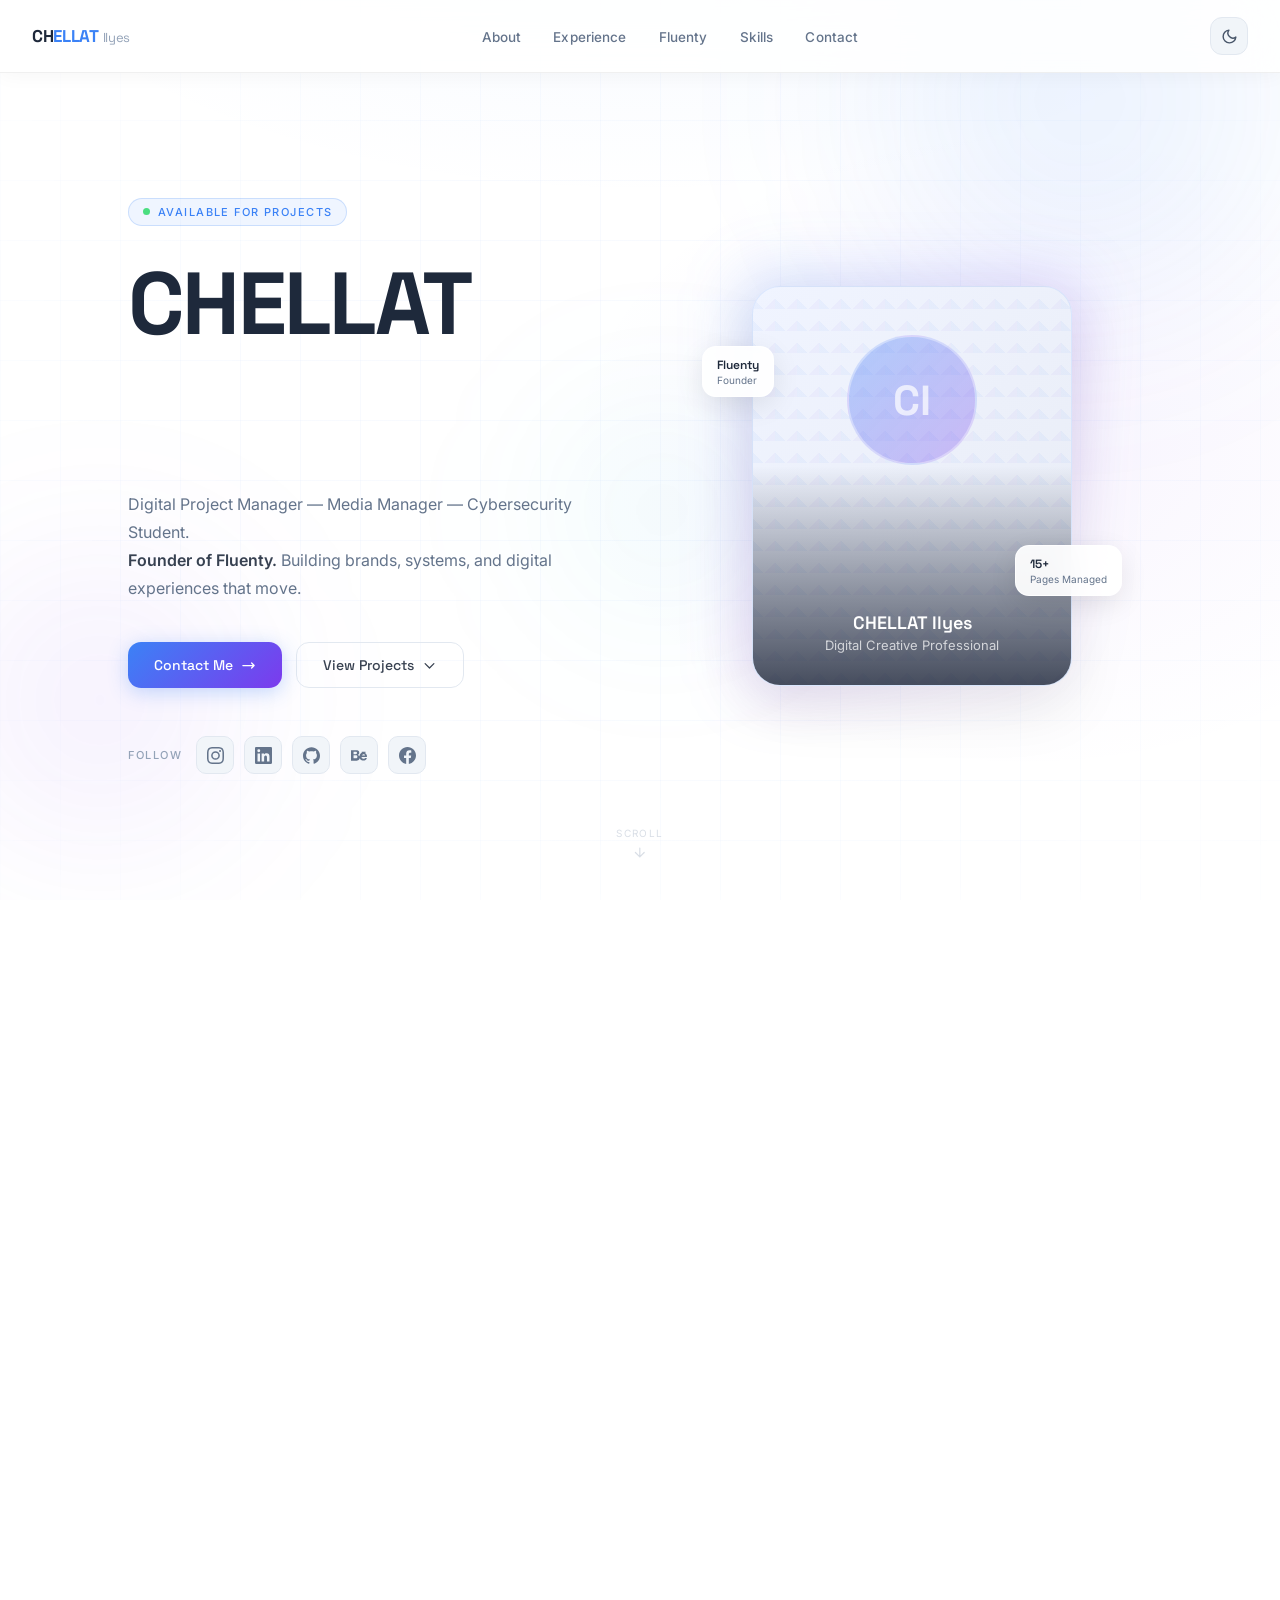
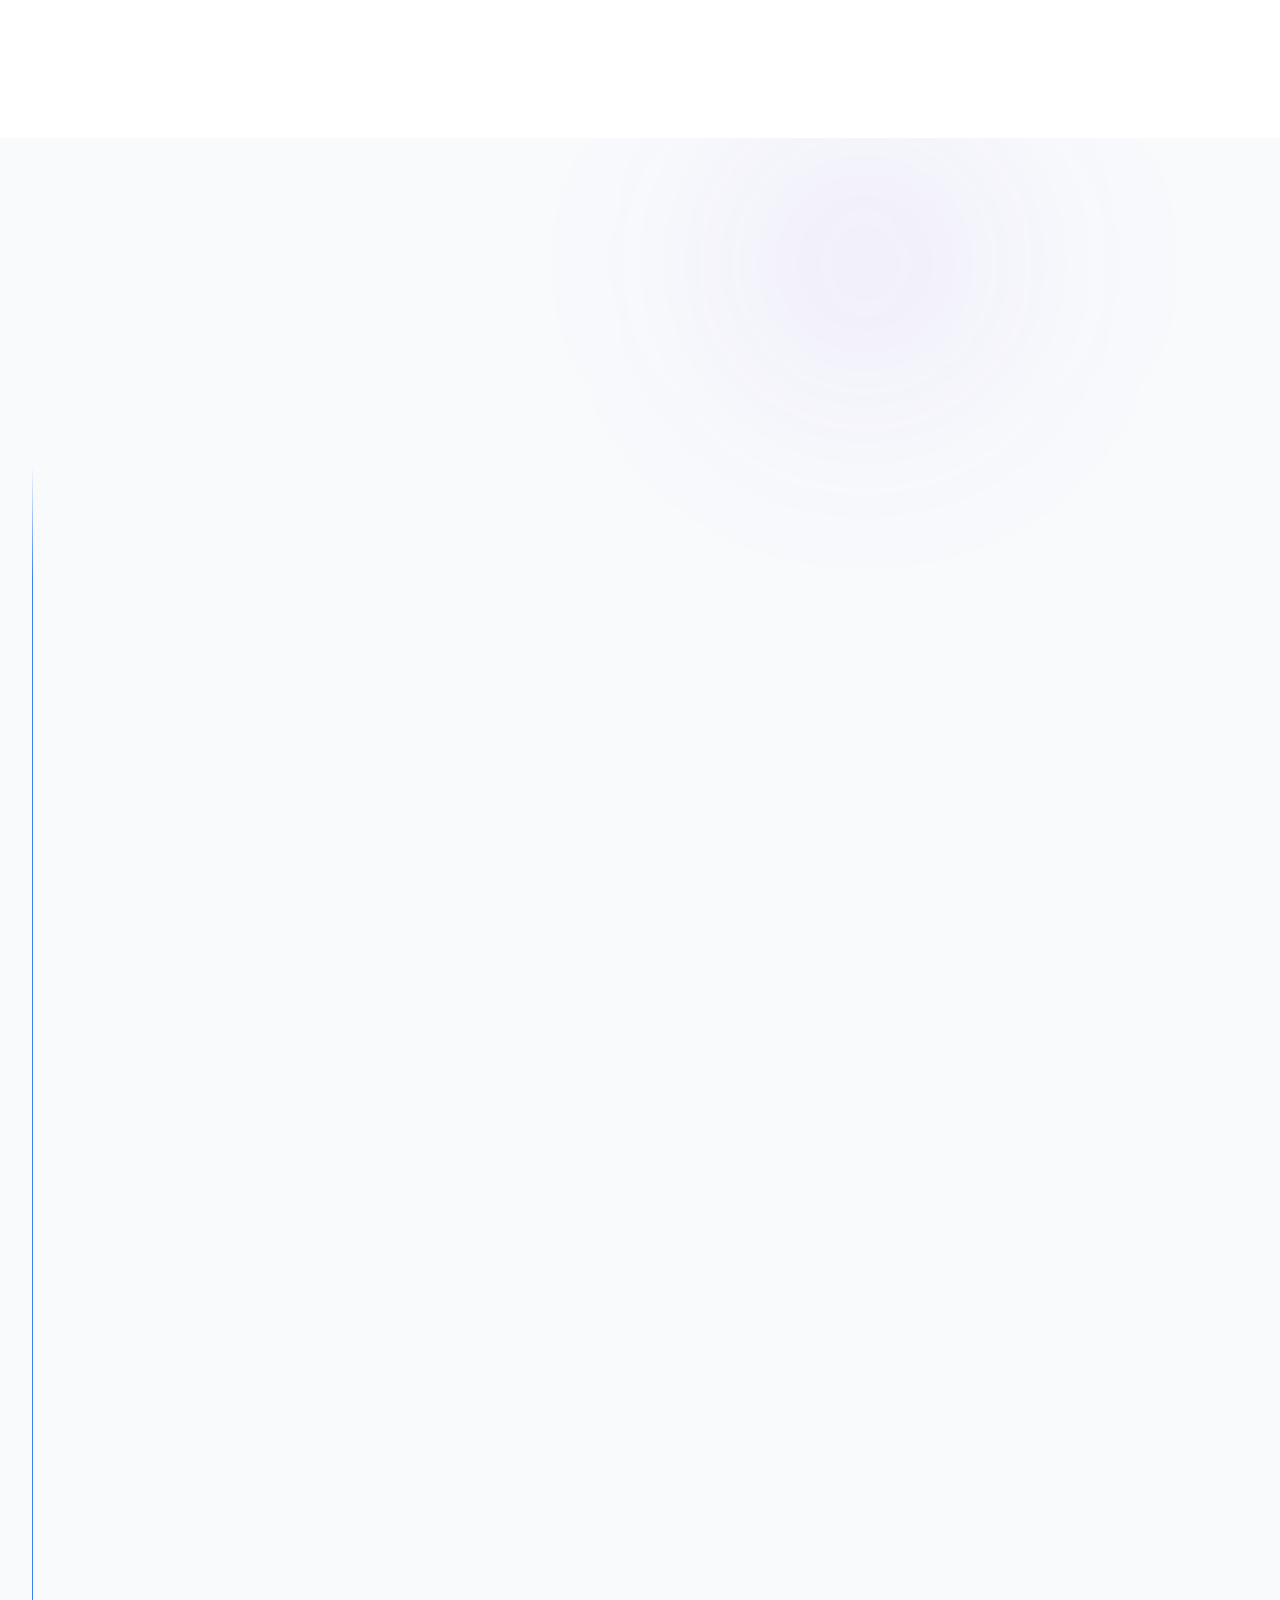
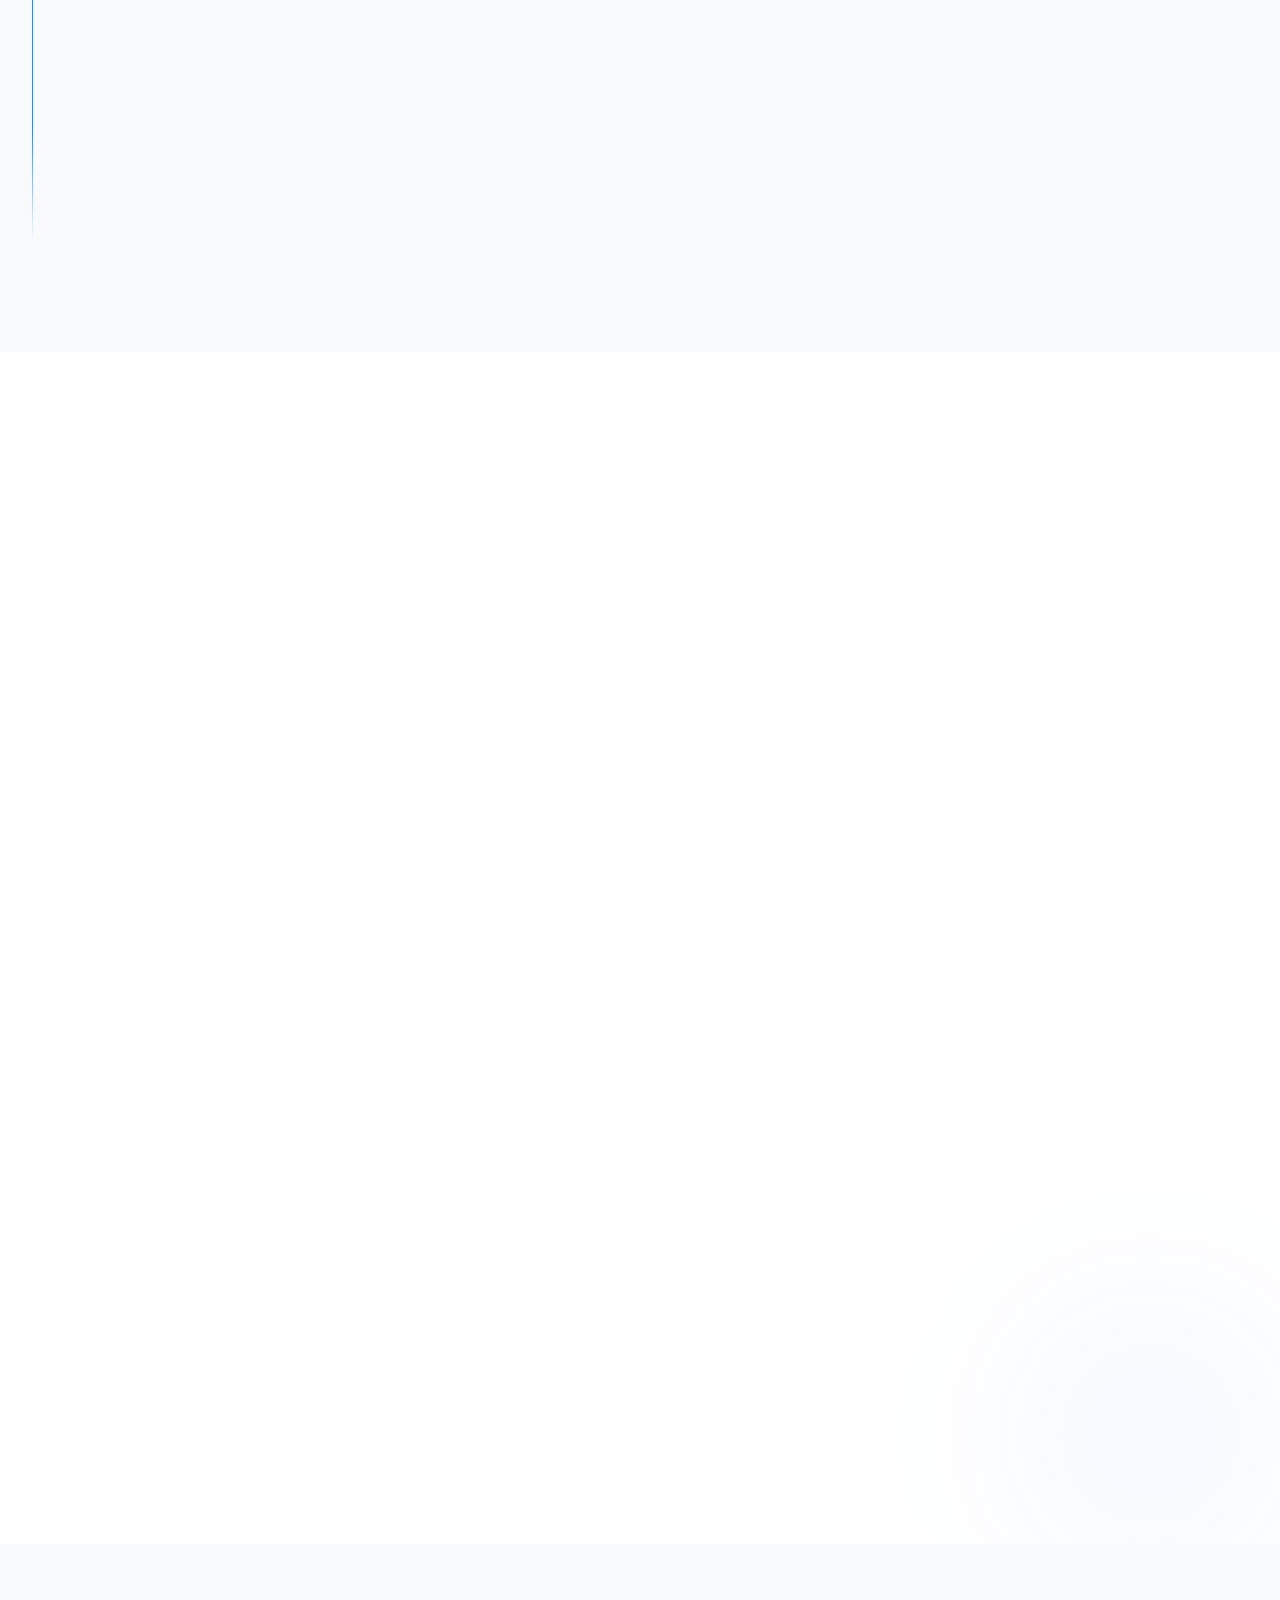
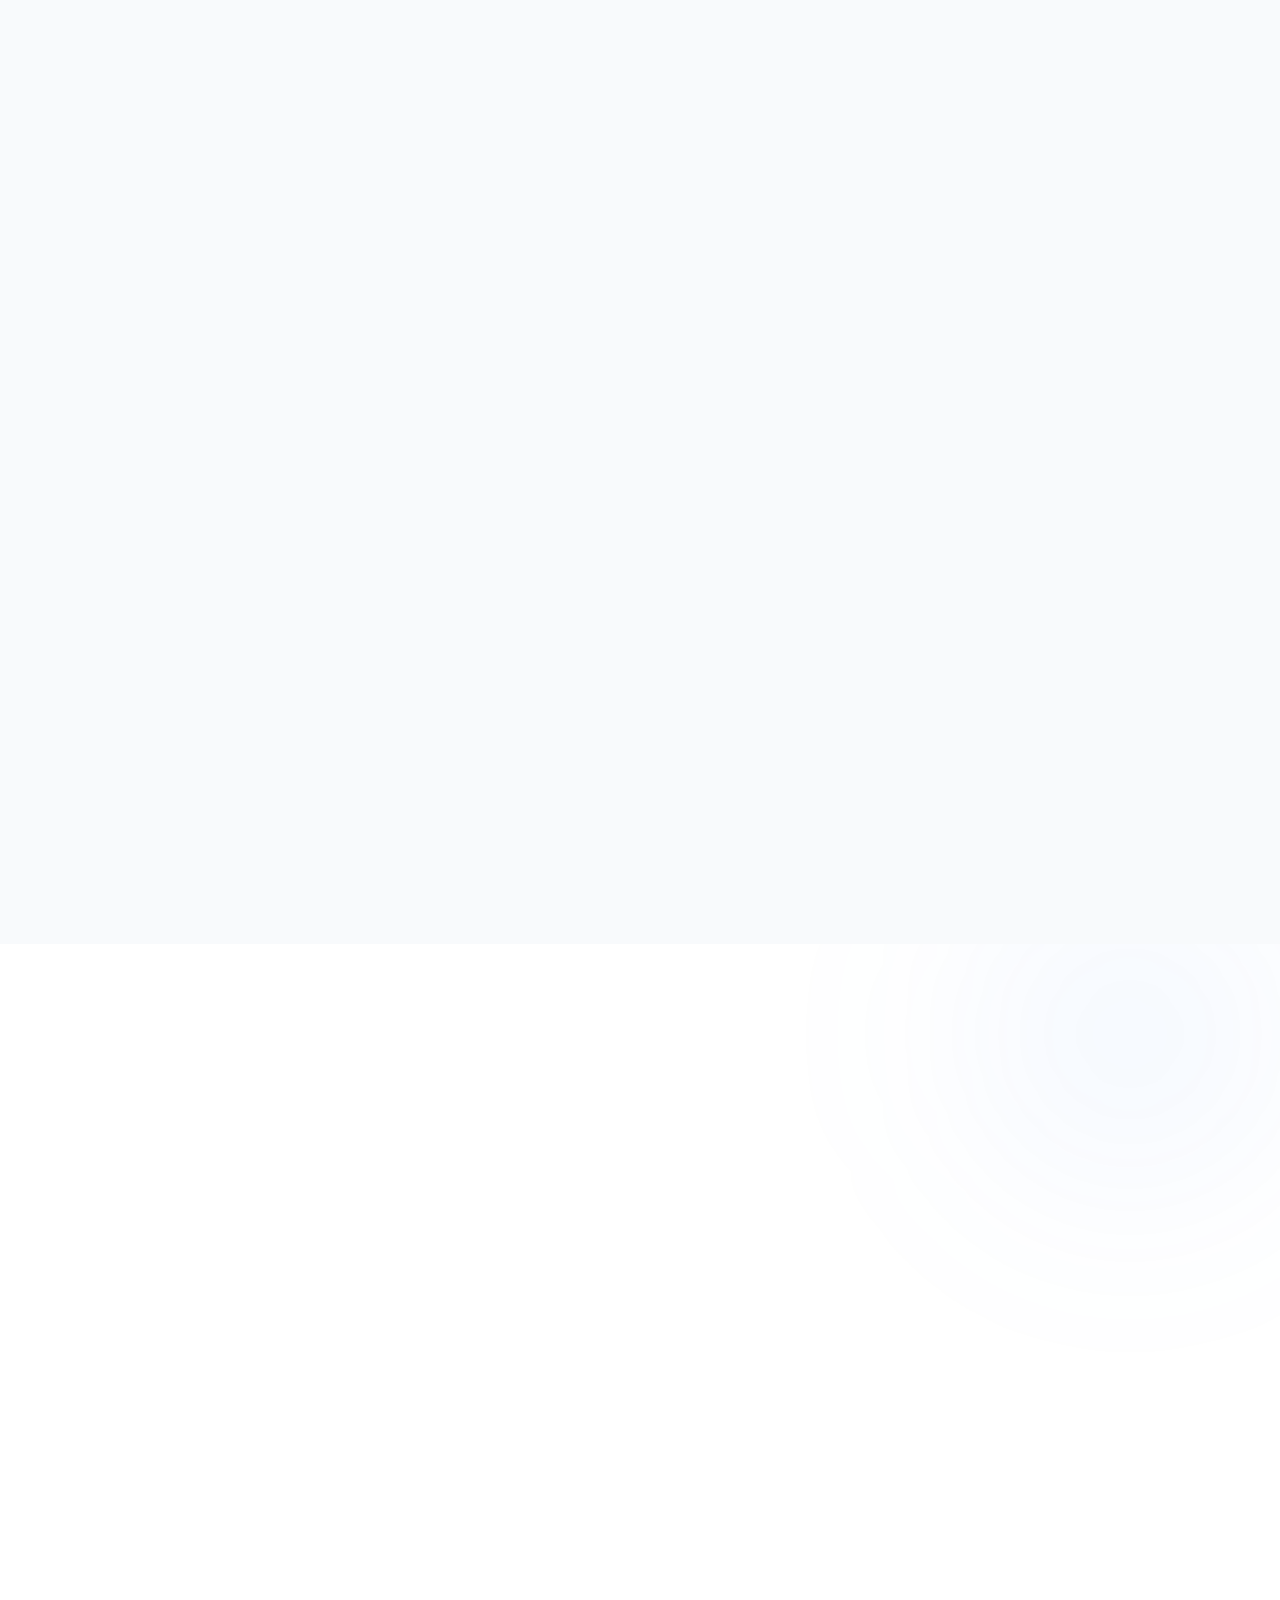
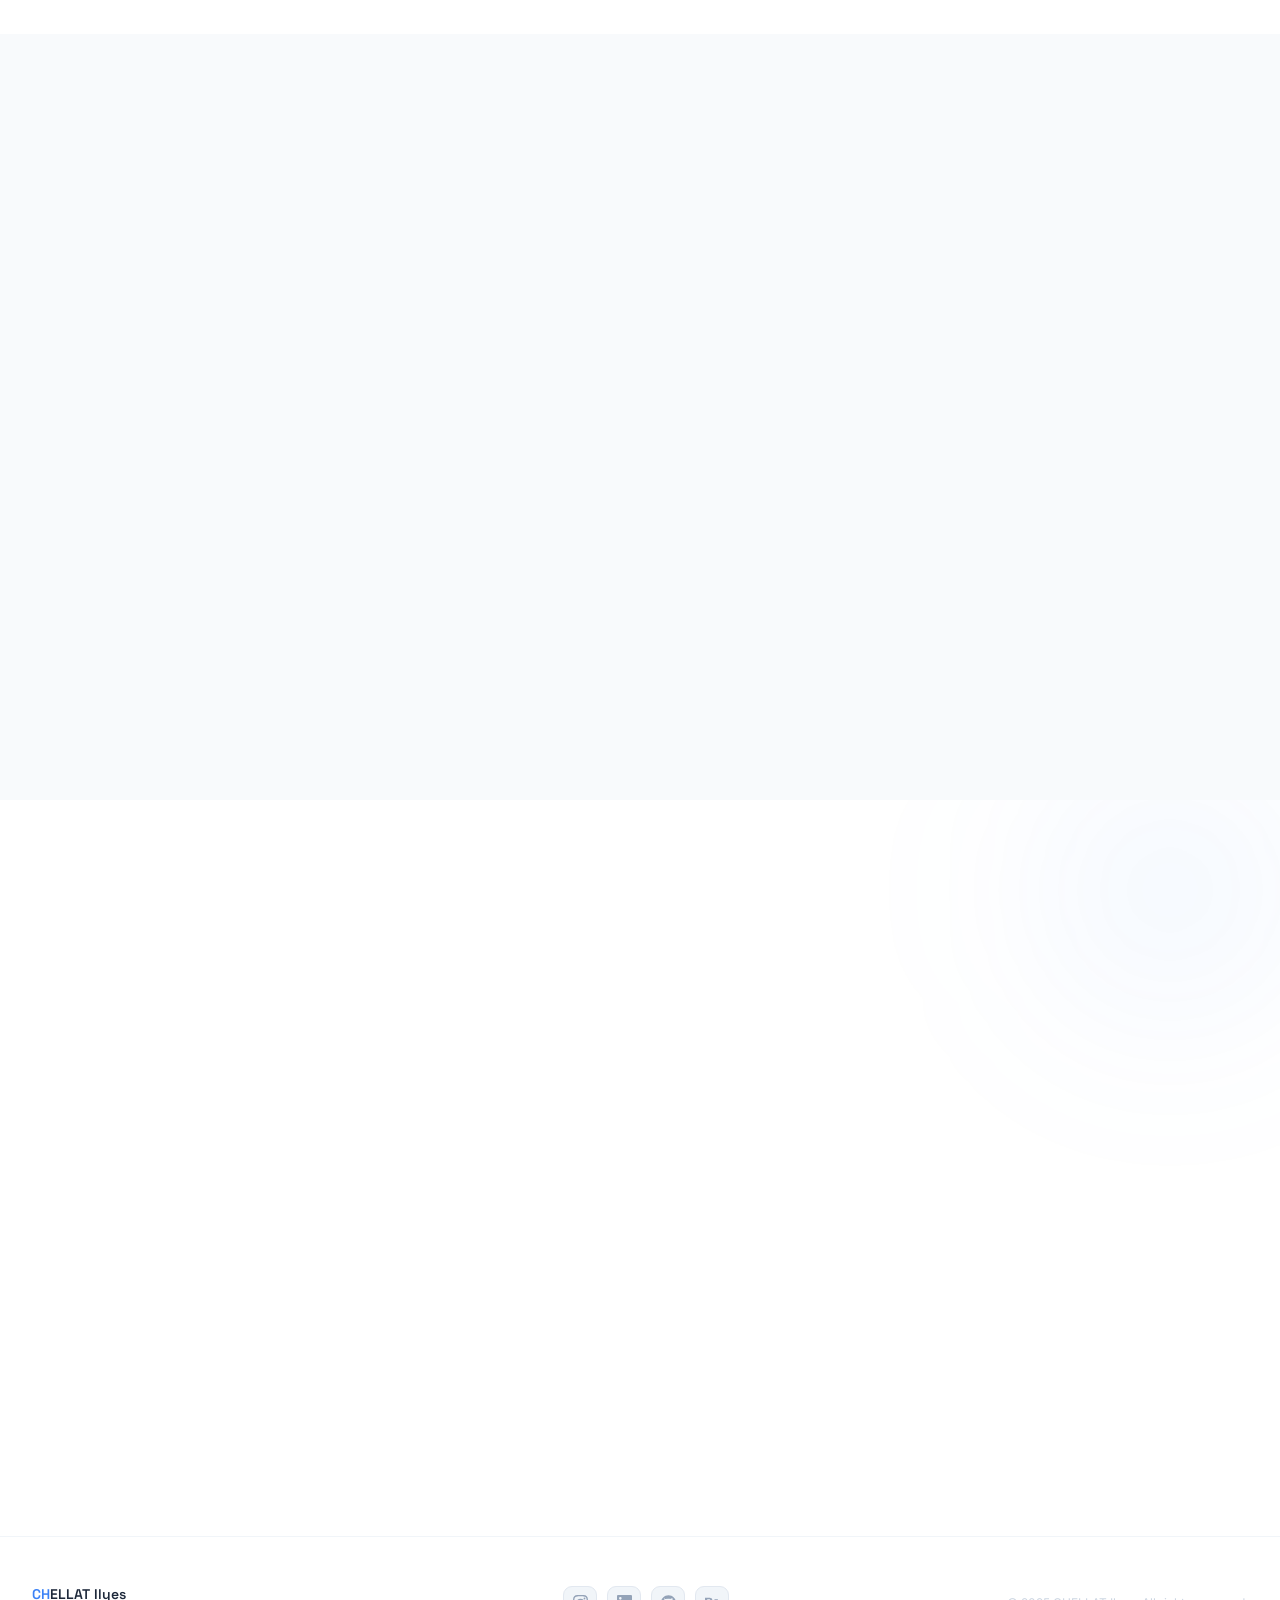
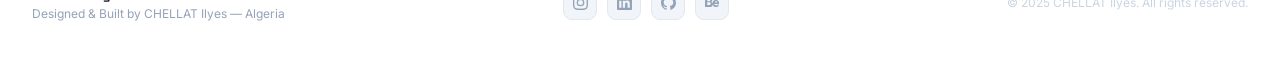
<file: index.html>
<!DOCTYPE html>
<html lang="en">
<head>
  <meta charset="UTF-8" />
  <meta name="viewport" content="width=device-width, initial-scale=1.0" />
  <meta name="description" content="CHELLAT Ilyes — Digital Project Manager, Media Manager & Cybersecurity Student. Founder of Fluenty." />
  <meta name="keywords" content="CHELLAT Ilyes, digital creative, media manager, cybersecurity, Fluenty, branding, Algeria" />
  <meta name="author" content="CHELLAT Ilyes" />
  <meta property="og:title" content="CHELLAT Ilyes — Digital Creative Professional" />
  <meta property="og:description" content="Digital Project Manager | Media Manager | Cybersecurity Student" />
  <meta property="og:type" content="website" />
  <title>CHELLAT Ilyes — Digital Creative Professional</title>
  <link rel="preconnect" href="https://fonts.googleapis.com" />
  <link rel="preconnect" href="https://fonts.gstatic.com" crossorigin />
  <link href="https://fonts.googleapis.com/css2?family=Space+Grotesk:wght@300;400;500;600;700&family=Inter:wght@300;400;500;600&display=swap" rel="stylesheet" />

<style>
/* ============================================================
   BASE & RESET
   ============================================================ */
*, *::before, *::after { box-sizing: border-box; margin: 0; padding: 0; }
html { scroll-behavior: smooth; }
body {
  font-family: 'Inter', sans-serif;
  background: #ffffff;
  color: #1e293b;
  -webkit-font-smoothing: antialiased;
  overflow-x: hidden;
  transition: background 0.4s ease, color 0.4s ease;
}
::-webkit-scrollbar { width: 4px; }
::-webkit-scrollbar-track { background: transparent; }
::-webkit-scrollbar-thumb { background: #3b82f6; border-radius: 10px; }
@media (prefers-reduced-motion: reduce) {
  *, *::before, *::after { animation-duration: 0.01ms !important; transition-duration: 0.01ms !important; }
}

/* ============================================================
   DARK MODE — driven by hidden checkbox #dark-toggle
   ============================================================ */
#dark-toggle { display: none; }

/* All dark-mode rules scoped to :checked state */
#dark-toggle:checked ~ .site-wrap { background: #0a0f1e; color: #e2e8f0; }
#dark-toggle:checked ~ .site-wrap .navbar { --nb-bg: rgba(10,15,30,0.85); }
#dark-toggle:checked ~ .site-wrap .logo-ch { color: #fff; }
#dark-toggle:checked ~ .site-wrap .logo-ellat { color: #3b82f6; }
#dark-toggle:checked ~ .site-wrap .logo-ily { color: #64748b; }
#dark-toggle:checked ~ .site-wrap .nav-link { color: #94a3b8; }
#dark-toggle:checked ~ .site-wrap .nav-link:hover { color: #3b82f6; }
#dark-toggle:checked ~ .site-wrap .theme-btn { background: rgba(255,255,255,0.06); border-color: rgba(255,255,255,0.1); }
#dark-toggle:checked ~ .site-wrap .menu-btn { background: rgba(255,255,255,0.06); border-color: rgba(255,255,255,0.1); }
#dark-toggle:checked ~ .site-wrap .menu-bar-line { background: #e2e8f0; }
#dark-toggle:checked ~ .site-wrap .hero-grid { background-image: linear-gradient(rgba(59,130,246,0.12) 1px,transparent 1px),linear-gradient(90deg,rgba(59,130,246,0.12) 1px,transparent 1px); }
#dark-toggle:checked ~ .site-wrap .hero-bg { background: radial-gradient(ellipse 80% 60% at 50% -20%,rgba(59,130,246,0.14) 0%,transparent 70%),radial-gradient(ellipse 60% 60% at 80% 50%,rgba(124,58,237,0.1) 0%,transparent 60%); }
#dark-toggle:checked ~ .site-wrap .hero-name { color: #fff; }
#dark-toggle:checked ~ .site-wrap .hero-sub { color: #94a3b8; }
#dark-toggle:checked ~ .site-wrap .hero-sub strong { color: #e2e8f0; }
#dark-toggle:checked ~ .site-wrap .btn-secondary { color: #e2e8f0; border-color: rgba(255,255,255,0.12); }
#dark-toggle:checked ~ .site-wrap .social-btn { background: rgba(255,255,255,0.04); border-color: rgba(255,255,255,0.08); color: #9ca3af; }
#dark-toggle:checked ~ .site-wrap .glass-chip { background: rgba(15,23,42,0.85); border-color: rgba(255,255,255,0.08); }
#dark-toggle:checked ~ .site-wrap .glass-chip p { color: #fff; }
#dark-toggle:checked ~ .site-wrap .glass-chip p + p { color: #94a3b8; }
#dark-toggle:checked ~ .site-wrap .portrait-card { background: linear-gradient(135deg,#1e293b,#0f172a); border-color: rgba(255,255,255,0.08); }
#dark-toggle:checked ~ .site-wrap .section-alt { background: #0f172a; }
#dark-toggle:checked ~ .site-wrap .section-label { background: rgba(59,130,246,0.12); border-color: rgba(59,130,246,0.25); }
#dark-toggle:checked ~ .site-wrap .section-h2 { color: #fff; }
#dark-toggle:checked ~ .site-wrap .section-p { color: #94a3b8; }
#dark-toggle:checked ~ .site-wrap .stat-card { background: rgba(255,255,255,0.03); border-color: rgba(255,255,255,0.06); }
#dark-toggle:checked ~ .site-wrap .stat-num { color: #fff; }
#dark-toggle:checked ~ .site-wrap .stat-lbl { color: #94a3b8; }
#dark-toggle:checked ~ .site-wrap .tag-pill { background: rgba(255,255,255,0.04); border-color: rgba(255,255,255,0.08); color: #94a3b8; }
#dark-toggle:checked ~ .site-wrap .timeline-line { background: linear-gradient(to bottom,transparent,rgba(59,130,246,0.4) 10%,rgba(59,130,246,0.4) 90%,transparent); }
#dark-toggle:checked ~ .site-wrap .timeline-dot { border-color: #0f172a; }
#dark-toggle:checked ~ .site-wrap .timeline-card { background: rgba(255,255,255,0.025); border-color: rgba(255,255,255,0.06); }
#dark-toggle:checked ~ .site-wrap .tl-role { color: #fff; }
#dark-toggle:checked ~ .site-wrap .tl-period { color: #64748b; }
#dark-toggle:checked ~ .site-wrap .tl-desc { color: #94a3b8; }
#dark-toggle:checked ~ .site-wrap .skill-tag { background: rgba(255,255,255,0.04); border-color: rgba(255,255,255,0.08); color: #94a3b8; }
#dark-toggle:checked ~ .site-wrap .service-card { background: rgba(255,255,255,0.03); border-color: rgba(255,255,255,0.06); }
#dark-toggle:checked ~ .site-wrap .svc-title { color: #fff; }
#dark-toggle:checked ~ .site-wrap .svc-desc { color: #94a3b8; }
#dark-toggle:checked ~ .site-wrap .fluenty-stat { background: rgba(255,255,255,0.03); border-color: rgba(255,255,255,0.06); }
#dark-toggle:checked ~ .site-wrap .fluenty-stat-lbl { color: #94a3b8; }
#dark-toggle:checked ~ .site-wrap .ig-btn { background: rgba(255,255,255,0.05); border-color: rgba(255,255,255,0.1); }
#dark-toggle:checked ~ .site-wrap .skill-cat-card { background: rgba(255,255,255,0.025); border-color: rgba(255,255,255,0.06); }
#dark-toggle:checked ~ .site-wrap .skill-label { color: #e2e8f0; }
#dark-toggle:checked ~ .site-wrap .skill-pct { color: #64748b; }
#dark-toggle:checked ~ .site-wrap .skill-track { background: rgba(255,255,255,0.07); }
#dark-toggle:checked ~ .site-wrap .cat-title { color: #fff; }
#dark-toggle:checked ~ .site-wrap .floating-tag { background: rgba(255,255,255,0.05); border-color: rgba(255,255,255,0.1); color: #94a3b8; }
#dark-toggle:checked ~ .site-wrap .achievement-card { background: rgba(255,255,255,0.025); border-color: rgba(255,255,255,0.06); }
#dark-toggle:checked ~ .site-wrap .ach-title { color: #fff; }
#dark-toggle:checked ~ .site-wrap .ach-desc { color: #94a3b8; }
#dark-toggle:checked ~ .site-wrap .edu-card { background: rgba(255,255,255,0.025); border-color: rgba(255,255,255,0.06); }
#dark-toggle:checked ~ .site-wrap .edu-title { color: #fff; }
#dark-toggle:checked ~ .site-wrap .edu-desc { color: #94a3b8; }
#dark-toggle:checked ~ .site-wrap .edu-period { color: #64748b; }
#dark-toggle:checked ~ .site-wrap .contact-method { background: rgba(255,255,255,0.03); border-color: rgba(255,255,255,0.06); }
#dark-toggle:checked ~ .site-wrap .cm-label { color: #64748b; }
#dark-toggle:checked ~ .site-wrap .cm-value { color: #e2e8f0; }
#dark-toggle:checked ~ .site-wrap .contact-form-card { background: rgba(255,255,255,0.03); border-color: rgba(255,255,255,0.08); }
#dark-toggle:checked ~ .site-wrap .form-title { color: #fff; }
#dark-toggle:checked ~ .site-wrap .form-label { color: #64748b; }
#dark-toggle:checked ~ .site-wrap .form-input { background: rgba(255,255,255,0.05); border-color: rgba(255,255,255,0.1); color: #e2e8f0; }
#dark-toggle:checked ~ .site-wrap .footer { border-color: rgba(255,255,255,0.05); }
#dark-toggle:checked ~ .site-wrap .footer-name { color: #fff; }
#dark-toggle:checked ~ .site-wrap .footer-sub { color: #64748b; }
#dark-toggle:checked ~ .site-wrap .footer-copy { color: #334155; }
#dark-toggle:checked ~ .site-wrap .social-btn-sm { background: rgba(255,255,255,0.04); border-color: rgba(255,255,255,0.08); color: #9ca3af; }
/* Dark mode icon switching */
#dark-toggle:checked ~ .site-wrap .icon-moon { display: none; }
#dark-toggle:checked ~ .site-wrap .icon-sun { display: block; }
.icon-sun { display: none; }
.icon-moon { display: block; }

/* ============================================================
   SITE WRAP
   ============================================================ */
.site-wrap {
  min-height: 100vh;
  background: #ffffff;
  color: #1e293b;
  transition: background 0.4s ease, color 0.4s ease;
}

/* ============================================================
   NAVBAR
   ============================================================ */
.navbar {
  position: fixed;
  top: 0; left: 0; right: 0;
  z-index: 100;
  padding: 0 2rem;
  transition: background 0.4s ease, backdrop-filter 0.4s ease, box-shadow 0.4s ease, border-color 0.4s ease;
  background: rgba(255,255,255,0.85);
  backdrop-filter: blur(20px);
  -webkit-backdrop-filter: blur(20px);
  border-bottom: 1px solid rgba(0,0,0,0.06);
  box-shadow: 0 2px 20px rgba(0,0,0,0.04);
}
.navbar-inner {
  max-width: 1280px;
  margin: 0 auto;
  display: flex;
  align-items: center;
  justify-content: space-between;
  height: 72px;
}
.logo { text-decoration: none; font-family: 'Space Grotesk', sans-serif; font-size: 17px; font-weight: 700; letter-spacing: -0.02em; }
.logo-ch { color: #1e293b; transition: color 0.4s; }
.logo-ellat { color: #3b82f6; }
.logo-ily { color: #94a3b8; font-size: 13px; font-weight: 400; margin-left: 4px; transition: color 0.3s; }
.logo:hover .logo-ily { color: #3b82f6; }

.nav-links { display: flex; align-items: center; gap: 2rem; list-style: none; }
.nav-link { font-family: 'Inter', sans-serif; font-size: 13.5px; font-weight: 500; color: #64748b; text-decoration: none; letter-spacing: 0.01em; transition: color 0.2s; }
.nav-link:hover { color: #3b82f6; }

.nav-controls { display: flex; align-items: center; gap: 10px; }

/* Theme button — label for the checkbox */
.theme-btn {
  display: flex; align-items: center; justify-content: center;
  width: 38px; height: 38px; border-radius: 12px;
  background: #f1f5f9; border: 1px solid #e2e8f0;
  cursor: pointer; transition: all 0.2s;
  color: #475569;
}
.theme-btn:hover { background: #e2e8f0; }
.theme-btn svg { width: 17px; height: 17px; }

/* Mobile menu checkbox + label */
#menu-toggle-cb { display: none; }
.menu-btn {
  display: none;
  align-items: center; justify-content: center;
  width: 38px; height: 38px; border-radius: 12px;
  background: #f1f5f9; border: 1px solid #e2e8f0;
  cursor: pointer; transition: all 0.2s; flex-direction: column; gap: 4px; padding: 10px;
}
.menu-bar-line {
  display: block; height: 2px; width: 100%; border-radius: 2px;
  background: #475569; transition: all 0.3s ease; transform-origin: center;
}
#menu-toggle-cb:checked ~ .site-wrap .menu-btn .menu-bar-line:nth-child(1) { transform: rotate(45deg) translate(4px,4px); }
#menu-toggle-cb:checked ~ .site-wrap .menu-btn .menu-bar-line:nth-child(2) { opacity: 0; }
#menu-toggle-cb:checked ~ .site-wrap .menu-btn .menu-bar-line:nth-child(3) { transform: rotate(-45deg) translate(4px,-4px); }

/* Mobile menu */
.mobile-nav {
  display: none;
  max-height: 0;
  overflow: hidden;
  transition: max-height 0.45s cubic-bezier(0.4,0,0.2,1);
  background: rgba(255,255,255,0.97);
  backdrop-filter: blur(20px);
  border-top: 1px solid #f1f5f9;
}
#menu-toggle-cb:checked ~ .site-wrap .mobile-nav { max-height: 400px; }
#dark-toggle:checked ~ .site-wrap .mobile-nav { background: rgba(10,15,30,0.97); border-color: rgba(255,255,255,0.05); }
.mobile-nav-inner { max-width: 1280px; margin: 0 auto; padding: 1.5rem 2rem; display: flex; flex-direction: column; gap: 4px; }
.mobile-nav-link { display: block; font-family: 'Inter', sans-serif; font-size: 15px; font-weight: 500; color: #475569; text-decoration: none; padding: 10px 0; border-bottom: 1px solid #f8fafc; transition: color 0.2s; }
.mobile-nav-link:hover { color: #3b82f6; }
#dark-toggle:checked ~ .site-wrap .mobile-nav-link { color: #94a3b8; border-color: rgba(255,255,255,0.04); }
#dark-toggle:checked ~ .site-wrap .mobile-nav-link:hover { color: #3b82f6; }

@media (max-width: 768px) {
  .nav-links { display: none; }
  .menu-btn { display: flex; }
  .mobile-nav { display: block; }
  .navbar { padding: 0 1.25rem; }
}

/* ============================================================
   HERO SECTION
   ============================================================ */
.hero {
  min-height: 100vh;
  display: flex; align-items: center;
  position: relative; overflow: hidden;
  padding-top: 72px;
}
.hero-bg {
  position: absolute; inset: 0; pointer-events: none;
  background: radial-gradient(ellipse 80% 60% at 50% -20%, rgba(59,130,246,0.07) 0%, transparent 70%),
              radial-gradient(ellipse 60% 60% at 80% 50%, rgba(124,58,237,0.05) 0%, transparent 60%);
  transition: background 0.4s;
}
.hero-grid {
  position: absolute; inset: 0; pointer-events: none;
  background-image: linear-gradient(rgba(59,130,246,0.07) 1px,transparent 1px),linear-gradient(90deg,rgba(59,130,246,0.07) 1px,transparent 1px);
  background-size: 60px 60px;
  mask-image: radial-gradient(ellipse 80% 80% at 50% 50%, black 40%, transparent 100%);
  opacity: 0.5;
  transition: all 0.4s;
}
.orb {
  position: absolute; border-radius: 50%; filter: blur(80px); pointer-events: none;
}
.orb-1 { width: 600px; height: 600px; background: radial-gradient(circle,rgba(59,130,246,0.13) 0%,transparent 70%); top: -200px; right: -100px; animation: floatOrb 12s ease-in-out infinite; }
.orb-2 { width: 400px; height: 400px; background: radial-gradient(circle,rgba(124,58,237,0.11) 0%,transparent 70%); bottom: 0; left: -100px; animation: floatOrb 15s ease-in-out infinite reverse; }
.orb-3 { width: 300px; height: 300px; background: radial-gradient(circle,rgba(6,182,212,0.09) 0%,transparent 70%); top: 40%; left: 40%; animation: floatOrb 18s ease-in-out infinite; }
@keyframes floatOrb {
  0%,100% { transform: translate(0,0) scale(1); }
  33% { transform: translate(30px,-30px) scale(1.05); }
  66% { transform: translate(-20px,20px) scale(0.97); }
}
.hero-inner {
  position: relative; z-index: 2;
  max-width: 1280px; margin: 0 auto; padding: 5rem 2rem;
  display: grid; grid-template-columns: 1fr 1fr; gap: 4rem; align-items: center;
}
@media (max-width: 1024px) { .hero-inner { grid-template-columns: 1fr; padding: 4rem 1.25rem; } }

/* Hero text stagger */
.hero-badge, .hero-name-wrap, .hero-sub, .hero-ctas, .hero-socials {
  opacity: 0;
  animation: heroReveal 0.75s ease forwards;
}
.hero-badge { animation-delay: 0.15s; }
.hero-name-wrap { animation-delay: 0.28s; }
.hero-sub { animation-delay: 0.40s; }
.hero-ctas { animation-delay: 0.52s; }
.hero-socials { animation-delay: 0.64s; }
@keyframes heroReveal {
  to { opacity: 1; transform: translateY(0); }
  from { opacity: 0; transform: translateY(22px); }
}

.hero-badge {
  display: inline-flex; align-items: center; gap: 8px;
  padding: 6px 14px; border-radius: 100px;
  background: rgba(59,130,246,0.08); border: 1px solid rgba(59,130,246,0.2);
  font-family: 'Inter', sans-serif; font-size: 11px; font-weight: 500;
  letter-spacing: 0.13em; text-transform: uppercase; color: #3b82f6;
  margin-bottom: 2rem;
}
.badge-dot { width: 7px; height: 7px; border-radius: 50%; background: #4ade80; animation: pulse 3s ease infinite; }
@keyframes pulse { 0%,100% { opacity:1; transform:scale(1); } 50% { opacity:0.6; transform:scale(0.85); } }

.hero-name { font-family: 'Space Grotesk', sans-serif; font-weight: 700; font-size: clamp(3rem,7vw,5.5rem); line-height: 1.05; letter-spacing: -0.03em; margin-bottom: 1.5rem; }
.hero-name-line1.hero-name { color: #1e293b; transition: color 0.4s; }
#dark-toggle:checked ~ .site-wrap .hero-name-line1 { color: #fff; }
.gradient-text {
  background: linear-gradient(135deg, #3b82f6 0%, #7c3aed 50%, #06b6d4 100%);
  background-size: 200% 200%;
  -webkit-background-clip: text; -webkit-text-fill-color: transparent; background-clip: text;
  animation: gradShift 6s ease infinite;
}
@keyframes gradShift { 0%,100% { background-position:0% 50%; } 50% { background-position:100% 50%; } }

.hero-sub { font-family: 'Inter', sans-serif; font-size: 16px; line-height: 1.75; color: #64748b; max-width: 480px; margin-bottom: 2.5rem; transition: color 0.4s; }
.hero-sub strong { color: #374151; font-weight: 600; transition: color 0.4s; }

.hero-ctas { display: flex; flex-wrap: wrap; gap: 14px; margin-bottom: 3rem; }

/* Buttons */
.btn-primary {
  display: inline-flex; align-items: center;
  padding: 13px 26px; border-radius: 13px;
  background: linear-gradient(135deg, #3b82f6, #7c3aed);
  color: #fff; font-family: 'Space Grotesk', sans-serif; font-size: 14px; font-weight: 500;
  text-decoration: none; border: none; cursor: pointer;
  box-shadow: 0 4px 20px rgba(59,130,246,0.3);
  transition: transform 0.2s ease, box-shadow 0.3s ease;
  position: relative; overflow: hidden;
}
.btn-primary::after { content:''; position:absolute; inset:0; background:rgba(255,255,255,0); transition:background 0.2s; }
.btn-primary:hover { transform: translateY(-2px); box-shadow: 0 10px 32px rgba(59,130,246,0.42); }
.btn-primary:hover::after { background:rgba(255,255,255,0.06); }
.btn-primary svg { margin-left: 8px; width: 15px; height: 15px; transition: transform 0.2s; }
.btn-primary:hover svg { transform: translateX(3px); }

.btn-secondary {
  display: inline-flex; align-items: center;
  padding: 13px 26px; border-radius: 13px;
  background: transparent; color: #374151;
  font-family: 'Space Grotesk', sans-serif; font-size: 14px; font-weight: 500;
  text-decoration: none; border: 1.5px solid #e2e8f0;
  transition: all 0.2s ease;
}
.btn-secondary:hover { border-color: #3b82f6; color: #3b82f6; background: rgba(59,130,246,0.04); transform: translateY(-2px); }
.btn-secondary svg { margin-left: 8px; width: 15px; height: 15px; transition: transform 0.2s; }
.btn-secondary:hover svg { transform: translateY(3px); }

.hero-socials { display: flex; align-items: center; gap: 10px; flex-wrap: wrap; }
.socials-label { font-family: 'Inter', sans-serif; font-size: 11px; font-weight: 500; letter-spacing: 0.14em; text-transform: uppercase; color: #94a3b8; margin-right: 4px; }
.social-btn {
  display: flex; align-items: center; justify-content: center;
  width: 38px; height: 38px; border-radius: 10px;
  background: #f1f5f9; border: 1px solid #e2e8f0;
  color: #64748b; text-decoration: none;
  transition: all 0.2s ease;
}
.social-btn:hover { color: #3b82f6; background: rgba(59,130,246,0.07); border-color: rgba(59,130,246,0.25); transform: translateY(-2px); }
.social-btn svg { width: 17px; height: 17px; }
#dark-toggle:checked ~ .site-wrap .social-btn:hover { color: #60a5fa; }

/* Hero portrait */
.hero-portrait-col { display: flex; justify-content: center; align-items: center; }
@media (max-width: 1024px) { .hero-portrait-col { display: none; } }
.portrait-wrap { position: relative; animation: heroReveal 0.9s 0.3s ease both; }
.portrait-glow { position: absolute; inset: -12px; border-radius: 28px; background: linear-gradient(135deg,rgba(59,130,246,0.22),rgba(124,58,237,0.15),transparent); filter: blur(30px); animation: glowPulse 5s ease infinite; z-index: 0; }
@keyframes glowPulse { 0%,100% { opacity:0.7; } 50% { opacity:1; } }
.portrait-card {
  position: relative; z-index: 1;
  width: 320px; height: 400px; border-radius: 28px; overflow: hidden;
  background: linear-gradient(135deg, #f0f4ff, #e8ecf5);
  border: 1px solid rgba(59,130,246,0.12);
  box-shadow: 0 24px 60px rgba(0,0,0,0.08);
  display: flex; flex-direction: column; align-items: center; justify-content: flex-end; padding: 2rem;
  transition: background 0.4s, border-color 0.4s;
}
.portrait-pattern {
  position: absolute; inset: 0;
  background-image: linear-gradient(45deg,rgba(59,130,246,0.15) 25%,transparent 25%), linear-gradient(-45deg,rgba(124,58,237,0.12) 25%,transparent 25%);
  background-size: 22px 22px; opacity: 0.3;
}
.portrait-avatar {
  position: absolute; top: 48px; left: 50%; transform: translateX(-50%);
  width: 130px; height: 130px; border-radius: 50%;
  background: linear-gradient(135deg,rgba(59,130,246,0.35),rgba(124,58,237,0.3));
  border: 2px solid rgba(255,255,255,0.35);
  display: flex; align-items: center; justify-content: center;
  font-family: 'Space Grotesk', sans-serif; font-size: 42px; font-weight: 700;
  color: rgba(255,255,255,0.7);
}
.portrait-overlay {
  position: absolute; bottom: 0; left: 0; right: 0; height: 55%;
  background: linear-gradient(to top,rgba(15,23,42,0.75),transparent);
  z-index: 1;
}
.portrait-info { position: relative; z-index: 2; text-align: center; }
.portrait-name { font-family: 'Space Grotesk', sans-serif; font-weight: 600; font-size: 18px; color: #fff; }
.portrait-role { font-family: 'Inter', sans-serif; font-size: 13px; color: rgba(255,255,255,0.72); margin-top: 3px; }

/* Floating chips */
.chip {
  position: absolute; z-index: 3;
  background: rgba(255,255,255,0.92); backdrop-filter: blur(14px);
  border: 1px solid rgba(255,255,255,0.85);
  box-shadow: 0 8px 28px rgba(0,0,0,0.09);
  border-radius: 14px; padding: 10px 14px;
}
.chip-left { left: -50px; top: 60px; animation: chipFloat 6s ease-in-out infinite; }
.chip-right { right: -50px; bottom: 90px; animation: chipFloat 6s 1s ease-in-out infinite; }
@keyframes chipFloat { 0%,100% { transform:translateY(0); } 50% { transform:translateY(-10px); } }
.chip-name { font-family: 'Space Grotesk', sans-serif; font-size: 12px; font-weight: 600; color: #1e293b; }
.chip-role { font-family: 'Inter', sans-serif; font-size: 10px; color: #64748b; margin-top: 1px; }
#dark-toggle:checked ~ .site-wrap .chip { background: rgba(15,23,42,0.9); border-color: rgba(255,255,255,0.08); }
#dark-toggle:checked ~ .site-wrap .chip-name { color: #fff; }
#dark-toggle:checked ~ .site-wrap .chip-role { color: #94a3b8; }

/* Scroll indicator */
.scroll-hint {
  position: absolute; bottom: 2.5rem; left: 50%; transform: translateX(-50%);
  display: flex; flex-direction: column; align-items: center; gap: 6px;
  opacity: 0.35; animation: scrollBob 2s ease-in-out infinite;
}
@keyframes scrollBob { 0%,100% { transform:translateX(-50%) translateY(0); } 50% { transform:translateX(-50%) translateY(5px); } }
.scroll-hint span { font-family: 'Inter', sans-serif; font-size: 10px; letter-spacing: 0.14em; text-transform: uppercase; color: #94a3b8; }
.scroll-hint svg { width: 15px; height: 15px; color: #94a3b8; }

/* ============================================================
   SECTION COMMONS
   ============================================================ */
section { position: relative; overflow: hidden; }
.sec-inner { max-width: 1280px; margin: 0 auto; padding: 7rem 2rem; }
@media (max-width: 768px) { .sec-inner { padding: 5rem 1.25rem; } }
.section-alt { background: #f8fafc; transition: background 0.4s; }
.section-label {
  display: inline-block; font-family: 'Inter', sans-serif; font-size: 10.5px; font-weight: 500;
  letter-spacing: 0.15em; text-transform: uppercase; color: #3b82f6;
  background: rgba(59,130,246,0.07); border: 1px solid rgba(59,130,246,0.18);
  padding: 5px 12px; border-radius: 100px; margin-bottom: 1.25rem;
  transition: background 0.4s, border-color 0.4s;
}
.section-h2 { font-family: 'Space Grotesk', sans-serif; font-weight: 700; font-size: clamp(2rem,4.5vw,3rem); line-height: 1.12; letter-spacing: -0.025em; color: #1e293b; transition: color 0.4s; }
.section-p { font-family: 'Inter', sans-serif; font-size: 15.5px; line-height: 1.75; color: #64748b; transition: color 0.4s; }

/* Scroll-triggered reveal via CSS animation-timeline (progressive enhancement) */
.reveal-up {
  opacity: 0;
  animation: revealUp 0.7s ease forwards;
  animation-play-state: paused;
  animation-timeline: view();
  animation-range: entry 0% entry 25%;
}
@keyframes revealUp {
  from { opacity:0; transform:translateY(28px); }
  to   { opacity:1; transform:translateY(0); }
}
/* Fallback for browsers without animation-timeline */
@supports not (animation-timeline: view()) {
  .reveal-up { opacity: 1; animation: none; }
}

/* ============================================================
   ABOUT
   ============================================================ */
.about-grid { display: grid; grid-template-columns: 1fr 1fr; gap: 5rem; align-items: center; }
@media (max-width: 1024px) { .about-grid { grid-template-columns: 1fr; gap: 3rem; } }
.stats-grid { display: grid; grid-template-columns: 1fr 1fr; gap: 1.25rem; }
.stat-card {
  padding: 28px 24px; border-radius: 20px;
  background: #fff; border: 1px solid #f1f5f9;
  box-shadow: 0 2px 14px rgba(0,0,0,0.04);
  transition: transform 0.3s, box-shadow 0.3s, background 0.4s, border-color 0.4s;
}
.stat-card:hover { transform: translateY(-4px); box-shadow: 0 14px 40px rgba(0,0,0,0.07); }
.stat-icon {
  width: 40px; height: 40px; border-radius: 12px;
  background: rgba(59,130,246,0.09); display: flex; align-items: center; justify-content: center; color: #3b82f6;
}
.stat-icon.vi { background: rgba(124,58,237,0.09); color: #7c3aed; }
.stat-num { font-family: 'Space Grotesk', sans-serif; font-weight: 700; font-size: 2.4rem; color: #1e293b; margin-top: 14px; line-height: 1; transition: color 0.4s; }
.stat-lbl { font-family: 'Inter', sans-serif; font-size: 13px; color: #64748b; margin-top: 5px; transition: color 0.4s; }
.about-text { display: flex; flex-direction: column; gap: 1.25rem; }
.tag-pills { display: flex; flex-wrap: wrap; gap: 8px; margin-top: 1.5rem; }
.tag-pill {
  font-family: 'Inter', sans-serif; font-size: 12px; font-weight: 500;
  padding: 6px 14px; border-radius: 100px;
  background: #f8fafc; border: 1px solid #e2e8f0; color: #64748b;
  transition: all 0.2s;
}
.tag-pill:hover { background: rgba(59,130,246,0.06); border-color: rgba(59,130,246,0.2); color: #3b82f6; }

/* ============================================================
   EXPERIENCE TIMELINE
   ============================================================ */
.exp-header { max-width: 520px; margin-bottom: 4rem; }
.timeline { position: relative; padding-left: 36px; display: flex; flex-direction: column; gap: 0; }
.timeline::before {
  content: ''; position: absolute; left: 0; top: 0; bottom: 0; width: 1px;
  background: linear-gradient(to bottom, transparent, #3b82f6 8%, #3b82f6 92%, transparent);
}
#dark-toggle:checked ~ .site-wrap .timeline::before { background: linear-gradient(to bottom,transparent,rgba(59,130,246,0.4) 8%,rgba(59,130,246,0.4) 92%,transparent); }
.tl-item { position: relative; padding-bottom: 2.5rem; }
.tl-item:last-child { padding-bottom: 0; }
.tl-dot {
  position: absolute; left: -42px; top: 26px;
  width: 13px; height: 13px; border-radius: 50%;
  background: #3b82f6; border: 2.5px solid #f8fafc;
  box-shadow: 0 0 0 3px rgba(59,130,246,0.18);
  transition: border-color 0.4s;
}
#dark-toggle:checked ~ .site-wrap .tl-dot { border-color: #0f172a; }
.timeline-card {
  padding: 26px 30px; border-radius: 20px;
  background: #fff; border: 1px solid #f1f5f9;
  box-shadow: 0 2px 14px rgba(0,0,0,0.03);
  transition: transform 0.3s, box-shadow 0.3s, border-color 0.3s, background 0.4s;
}
.timeline-card:hover { transform: translateX(5px); box-shadow: 0 8px 32px rgba(0,0,0,0.07); border-color: rgba(59,130,246,0.15); }
.tl-head { display: flex; align-items: flex-start; justify-content: space-between; flex-wrap: wrap; gap: 10px; margin-bottom: 14px; }
.tl-badge-current {
  display: inline-block; font-family: 'Inter', sans-serif; font-size: 10px; font-weight: 600;
  letter-spacing: 0.1em; text-transform: uppercase; padding: 3px 10px; border-radius: 100px;
  background: rgba(16,185,129,0.08); color: #10b981; border: 1px solid rgba(16,185,129,0.2); margin-bottom: 8px;
}
.tl-role { font-family: 'Space Grotesk', sans-serif; font-weight: 600; font-size: 18px; color: #1e293b; transition: color 0.4s; }
.tl-company { font-family: 'Inter', sans-serif; font-size: 13px; font-weight: 500; color: #3b82f6; margin-top: 2px; }
.tl-period { font-family: 'Inter', sans-serif; font-size: 11px; color: #94a3b8; text-transform: uppercase; letter-spacing: 0.08em; transition: color 0.4s; }
.tl-desc { font-family: 'Inter', sans-serif; font-size: 14px; line-height: 1.7; color: #64748b; margin-bottom: 14px; transition: color 0.4s; }
.skill-tags { display: flex; flex-wrap: wrap; gap: 6px; }
.skill-tag {
  font-family: 'Inter', sans-serif; font-size: 11px; font-weight: 500;
  padding: 4px 10px; border-radius: 6px;
  background: #f8fafc; border: 1px solid #e2e8f0; color: #64748b;
  transition: background 0.4s, border-color 0.4s, color 0.4s;
}

/* ============================================================
   FLUENTY
   ============================================================ */
.fluenty-header { max-width: 640px; margin: 0 auto 3.5rem; text-align: center; }
.fluenty-stats { display: grid; grid-template-columns: repeat(4,1fr); gap: 1.25rem; margin-bottom: 3.5rem; }
@media (max-width: 768px) { .fluenty-stats { grid-template-columns: repeat(2,1fr); } }
.fluenty-stat {
  padding: 26px 20px; border-radius: 18px; text-align: center;
  background: #fff; border: 1px solid #f1f5f9;
  box-shadow: 0 2px 14px rgba(0,0,0,0.04);
  transition: transform 0.3s, background 0.4s, border-color 0.4s;
}
.fluenty-stat:hover { transform: translateY(-4px); }
.fluenty-stat-num { font-family: 'Space Grotesk', sans-serif; font-weight: 700; font-size: 2rem; background: linear-gradient(135deg,#3b82f6,#7c3aed); -webkit-background-clip:text; -webkit-text-fill-color:transparent; background-clip:text; }
.fluenty-stat-lbl { font-family: 'Inter', sans-serif; font-size: 12.5px; color: #64748b; margin-top: 4px; transition: color 0.4s; }
.services-grid { display: grid; grid-template-columns: repeat(3,1fr); gap: 1.25rem; margin-bottom: 3rem; }
@media (max-width: 1024px) { .services-grid { grid-template-columns: repeat(2,1fr); } }
@media (max-width: 640px) { .services-grid { grid-template-columns: 1fr; } }
.service-card {
  padding: 30px; border-radius: 20px;
  background: #fff; border: 1px solid #f1f5f9;
  box-shadow: 0 2px 14px rgba(0,0,0,0.04);
  transition: transform 0.3s, box-shadow 0.3s, border-color 0.3s, background 0.4s;
}
.service-card:hover { transform: translateY(-6px); box-shadow: 0 20px 50px rgba(0,0,0,0.08); border-color: rgba(59,130,246,0.18); }
.svc-icon {
  width: 44px; height: 44px; border-radius: 12px;
  background: rgba(59,130,246,0.09); display: flex; align-items: center; justify-content: center; color: #3b82f6;
}
.svc-icon.vi { background: rgba(124,58,237,0.09); color: #7c3aed; }
.svc-icon.cy { background: rgba(6,182,212,0.09); color: #06b6d4; }
.svc-title { font-family: 'Space Grotesk', sans-serif; font-weight: 600; font-size: 16px; color: #1e293b; margin-top: 18px; margin-bottom: 8px; transition: color 0.4s; }
.svc-desc { font-family: 'Inter', sans-serif; font-size: 13.5px; line-height: 1.65; color: #64748b; transition: color 0.4s; }
.ig-btn {
  display: inline-flex; align-items: center; gap: 10px;
  padding: 14px 26px; border-radius: 18px;
  background: #1e293b; border: 1px solid transparent;
  color: #fff; font-family: 'Space Grotesk', sans-serif; font-size: 14px; font-weight: 500;
  text-decoration: none; transition: all 0.25s;
}
.ig-btn:hover { background: #0f172a; transform: translateY(-2px); box-shadow: 0 8px 28px rgba(0,0,0,0.16); }
.ig-btn svg { width: 17px; height: 17px; }
.ig-arrow { margin-left: 2px; transition: transform 0.2s; }
.ig-btn:hover .ig-arrow { transform: translate(2px,-2px); }
.fluenty-cta { text-align: center; }

/* ============================================================
   SKILLS
   ============================================================ */
.skills-header { max-width: 520px; margin-bottom: 4rem; }
.skills-grid { display: grid; grid-template-columns: repeat(3,1fr); gap: 1.25rem; }
@media (max-width: 1024px) { .skills-grid { grid-template-columns: repeat(2,1fr); } }
@media (max-width: 640px) { .skills-grid { grid-template-columns: 1fr; } }
.skill-cat-card {
  padding: 30px; border-radius: 20px;
  background: #fff; border: 1px solid #f1f5f9;
  box-shadow: 0 2px 14px rgba(0,0,0,0.04);
  transition: transform 0.3s, box-shadow 0.3s, background 0.4s, border-color 0.4s;
}
.skill-cat-card:hover { transform: translateY(-4px); box-shadow: 0 14px 40px rgba(0,0,0,0.07); }
.skill-cat-card.span2 { grid-column: span 2; }
@media (max-width: 640px) { .skill-cat-card.span2 { grid-column: span 1; } }
.cat-head { display: flex; align-items: center; gap: 12px; margin-bottom: 1.5rem; }
.cat-icon {
  width: 36px; height: 36px; border-radius: 10px;
  display: flex; align-items: center; justify-content: center;
}
.cat-icon.bl { background: rgba(59,130,246,0.09); color: #3b82f6; }
.cat-icon.vi { background: rgba(124,58,237,0.09); color: #7c3aed; }
.cat-icon.cy { background: rgba(6,182,212,0.09); color: #06b6d4; }
.cat-icon.ro { background: rgba(244,63,94,0.09); color: #f43f5e; }
.cat-icon.am { background: rgba(245,158,11,0.09); color: #f59e0b; }
.cat-title { font-family: 'Space Grotesk', sans-serif; font-weight: 600; font-size: 15px; color: #1e293b; transition: color 0.4s; }
.skill-bars { display: flex; flex-direction: column; gap: 16px; }
.skill-bar-item {}
.skill-bar-top { display: flex; justify-content: space-between; align-items: center; margin-bottom: 6px; }
.skill-label { font-family: 'Inter', sans-serif; font-size: 13px; color: #475569; transition: color 0.4s; }
.skill-pct { font-family: 'Inter', sans-serif; font-size: 11px; color: #94a3b8; transition: color 0.4s; }
.skill-track { height: 5px; border-radius: 100px; background: #f1f5f9; overflow: hidden; transition: background 0.4s; }
.skill-fill {
  height: 100%; border-radius: 100px;
  background: linear-gradient(90deg,#3b82f6,#60a5fa);
  animation: fillBar 1.4s cubic-bezier(0.16,1,0.3,1) forwards;
  animation-play-state: paused;
  animation-timeline: view();
  animation-range: entry 0% entry 30%;
}
.skill-fill.vi { background: linear-gradient(90deg,#7c3aed,#a78bfa); }
.skill-fill.cy { background: linear-gradient(90deg,#06b6d4,#67e8f9); }
@keyframes fillBar {
  from { width: 0%; }
}
/* Specific widths for each bar */
.w95 { --tw: 95%; animation-name: fillTo95; }
.w88 { --tw: 88%; animation-name: fillTo88; }
.w90 { --tw: 90%; animation-name: fillTo90; }
.w75 { --tw: 75%; animation-name: fillTo75; }
.w82 { --tw: 82%; animation-name: fillTo82; }
.w80 { --tw: 80%; animation-name: fillTo80; }
.w70 { --tw: 70%; animation-name: fillTo70; }
.w92 { --tw: 92%; animation-name: fillTo92; }
.w85 { --tw: 85%; animation-name: fillTo85; }
@keyframes fillTo95 { from{width:0} to{width:95%} }
@keyframes fillTo88 { from{width:0} to{width:88%} }
@keyframes fillTo90 { from{width:0} to{width:90%} }
@keyframes fillTo75 { from{width:0} to{width:75%} }
@keyframes fillTo82 { from{width:0} to{width:82%} }
@keyframes fillTo80 { from{width:0} to{width:80%} }
@keyframes fillTo70 { from{width:0} to{width:70%} }
@keyframes fillTo92 { from{width:0} to{width:92%} }
@keyframes fillTo85 { from{width:0} to{width:85%} }

/* Fallback for browsers without animation-timeline */
@supports not (animation-timeline: view()) {
  .skill-fill { animation-play-state: running; animation-timeline: auto; }
  .reveal-up { opacity: 1; animation: none; }
}

.floating-tags { display: flex; flex-wrap: wrap; gap: 8px; }
.floating-tag {
  font-family: 'Inter', sans-serif; font-size: 12px; font-weight: 500;
  padding: 6px 14px; border-radius: 100px;
  background: #f8fafc; border: 1px solid #e2e8f0; color: #64748b;
  transition: all 0.2s;
}
.floating-tag:hover { transform: translateY(-2px); background: rgba(59,130,246,0.06); border-color: rgba(59,130,246,0.22); color: #3b82f6; }
.floating-tag.tool:hover { background: rgba(245,158,11,0.07); border-color: rgba(245,158,11,0.22); color: #f59e0b; }

/* ============================================================
   ACHIEVEMENTS
   ============================================================ */
.ach-grid { display: grid; grid-template-columns: repeat(2,1fr); gap: 1.5rem; margin-top: 4rem; }
@media (max-width: 768px) { .ach-grid { grid-template-columns: 1fr; } }
.achievement-card {
  padding: 34px; border-radius: 24px;
  background: #fff; border: 1px solid #f1f5f9;
  box-shadow: 0 2px 14px rgba(0,0,0,0.04);
  display: flex; gap: 20px; align-items: flex-start;
  transition: transform 0.3s, box-shadow 0.3s, background 0.4s, border-color 0.4s;
}
.achievement-card:hover { transform: translateY(-4px); box-shadow: 0 20px 50px rgba(0,0,0,0.08); }
.ach-icon-wrap {
  width: 60px; height: 60px; flex-shrink: 0; border-radius: 16px;
  display: flex; align-items: center; justify-content: center;
}
.ach-icon-wrap.gold { background: rgba(251,191,36,0.08); border: 1px solid rgba(251,191,36,0.15); }
.ach-icon-wrap.blue { background: rgba(59,130,246,0.08); border: 1px solid rgba(59,130,246,0.15); }
.ach-eyebrow { font-family: 'Inter', sans-serif; font-size: 11px; font-weight: 500; letter-spacing: 0.13em; text-transform: uppercase; margin-bottom: 6px; }
.ach-eyebrow.gold { color: #f59e0b; }
.ach-eyebrow.blue { color: #3b82f6; }
.ach-title { font-family: 'Space Grotesk', sans-serif; font-weight: 600; font-size: 18px; color: #1e293b; margin-bottom: 8px; transition: color 0.4s; }
.ach-desc { font-family: 'Inter', sans-serif; font-size: 13.5px; line-height: 1.68; color: #64748b; transition: color 0.4s; }

/* ============================================================
   EDUCATION
   ============================================================ */
.edu-grid { display: grid; grid-template-columns: repeat(2,1fr); gap: 1.5rem; margin-top: 4rem; }
@media (max-width: 768px) { .edu-grid { grid-template-columns: 1fr; } }
.edu-card {
  padding: 34px; border-radius: 24px; position: relative; overflow: hidden;
  background: #fff; border: 1px solid #f1f5f9;
  box-shadow: 0 2px 14px rgba(0,0,0,0.04);
  transition: transform 0.3s, box-shadow 0.3s, border-color 0.3s, background 0.4s;
}
.edu-card::before {
  content: ''; position: absolute; top: 0; left: 0; right: 0; height: 2px;
  background: linear-gradient(90deg,#3b82f6,#7c3aed);
  opacity: 0; transition: opacity 0.3s;
}
.edu-card:hover { transform: translateY(-4px); box-shadow: 0 20px 50px rgba(0,0,0,0.08); border-color: rgba(59,130,246,0.18); }
.edu-card:hover::before { opacity: 1; }
.edu-badge {
  display: inline-block; font-family: 'Inter', sans-serif; font-size: 10px; font-weight: 600;
  letter-spacing: 0.1em; text-transform: uppercase; padding: 3px 10px; border-radius: 100px;
  background: rgba(59,130,246,0.08); color: #3b82f6; border: 1px solid rgba(59,130,246,0.2);
  margin-bottom: 1rem;
}
.edu-icon {
  width: 48px; height: 48px; border-radius: 14px;
  display: flex; align-items: center; justify-content: center; margin-bottom: 1.25rem;
}
.edu-icon.bl { background: rgba(59,130,246,0.1); }
.edu-icon.vi { background: rgba(124,58,237,0.1); }
.edu-title { font-family: 'Space Grotesk', sans-serif; font-weight: 600; font-size: 19px; color: #1e293b; margin-bottom: 4px; transition: color 0.4s; }
.edu-sub { font-family: 'Inter', sans-serif; font-size: 13px; font-weight: 500; color: #3b82f6; margin-bottom: 8px; }
.edu-sub.vi { color: #7c3aed; }
.edu-period { font-family: 'Inter', sans-serif; font-size: 11px; color: #94a3b8; text-transform: uppercase; letter-spacing: 0.08em; margin-bottom: 14px; transition: color 0.4s; }
.edu-desc { font-family: 'Inter', sans-serif; font-size: 13.5px; line-height: 1.68; color: #64748b; transition: color 0.4s; }

/* ============================================================
   CONTACT
   ============================================================ */
.contact-grid { display: grid; grid-template-columns: 1fr 1fr; gap: 5rem; align-items: start; }
@media (max-width: 1024px) { .contact-grid { grid-template-columns: 1fr; gap: 3rem; } }
.contact-methods { display: flex; flex-direction: column; gap: 14px; margin-top: 3rem; }
.contact-method {
  display: flex; align-items: center; gap: 16px;
  padding: 18px 22px; border-radius: 16px;
  background: #fff; border: 1px solid #f1f5f9;
  text-decoration: none;
  box-shadow: 0 1px 8px rgba(0,0,0,0.03);
  transition: transform 0.2s, border-color 0.2s, background 0.4s;
}
.contact-method:hover { transform: translateX(4px); border-color: rgba(59,130,246,0.2); }
.cm-icon {
  width: 44px; height: 44px; flex-shrink: 0; border-radius: 12px;
  display: flex; align-items: center; justify-content: center;
}
.cm-icon.bl { background: rgba(59,130,246,0.09); color: #3b82f6; }
.cm-icon.gr { background: rgba(16,185,129,0.09); color: #10b981; }
.cm-label { font-family: 'Inter', sans-serif; font-size: 11px; color: #94a3b8; text-transform: uppercase; letter-spacing: 0.09em; margin-bottom: 2px; transition: color 0.4s; }
.cm-value { font-family: 'Inter', sans-serif; font-size: 14px; font-weight: 500; color: #374151; transition: color 0.3s; }
.contact-method:hover .cm-value { color: #3b82f6; }
.cm-arrow { margin-left: auto; color: #d1d5db; transition: color 0.2s, transform 0.2s; flex-shrink: 0; }
.contact-method:hover .cm-arrow { color: #3b82f6; transform: translateX(3px); }
.contact-form-card {
  padding: 38px; border-radius: 24px;
  background: #fff; border: 1px solid #f1f5f9;
  box-shadow: 0 8px 40px rgba(0,0,0,0.06);
  transition: background 0.4s, border-color 0.4s, box-shadow 0.4s;
}
.form-title { font-family: 'Space Grotesk', sans-serif; font-weight: 600; font-size: 19px; color: #1e293b; margin-bottom: 2rem; transition: color 0.4s; }
.form-group { margin-bottom: 1.25rem; }
.form-label { display: block; font-family: 'Inter', sans-serif; font-size: 11px; font-weight: 500; text-transform: uppercase; letter-spacing: 0.12em; color: #94a3b8; margin-bottom: 8px; transition: color 0.4s; }
.form-input {
  width: 100%; padding: 13px 15px; border-radius: 12px;
  background: #f8fafc; border: 1.5px solid #e2e8f0;
  font-family: 'Inter', sans-serif; font-size: 14px; color: #1e293b;
  outline: none; transition: border-color 0.2s, background 0.2s, box-shadow 0.2s, color 0.4s;
  resize: none;
}
.form-input::placeholder { color: #94a3b8; }
.form-input:focus { border-color: #3b82f6; background: #fff; box-shadow: 0 0 0 4px rgba(59,130,246,0.08); }

/* ============================================================
   FOOTER
   ============================================================ */
.footer {
  padding: 3rem 2rem;
  border-top: 1px solid #f1f5f9;
  transition: border-color 0.4s;
}
.footer-inner { max-width: 1280px; margin: 0 auto; display: flex; flex-wrap: wrap; align-items: center; justify-content: space-between; gap: 1.5rem; }
.footer-brand {}
.footer-name { font-family: 'Space Grotesk', sans-serif; font-size: 14px; font-weight: 600; color: #1e293b; transition: color 0.4s; }
.footer-sub { font-family: 'Inter', sans-serif; font-size: 12px; color: #94a3b8; margin-top: 3px; transition: color 0.4s; }
.footer-socials { display: flex; gap: 10px; }
.social-btn-sm {
  display: flex; align-items: center; justify-content: center;
  width: 34px; height: 34px; border-radius: 9px;
  background: #f1f5f9; border: 1px solid #e2e8f0;
  color: #94a3b8; text-decoration: none;
  transition: all 0.2s;
}
.social-btn-sm:hover { color: #3b82f6; background: rgba(59,130,246,0.07); border-color: rgba(59,130,246,0.22); transform: translateY(-2px); }
.social-btn-sm svg { width: 15px; height: 15px; }
.footer-copy { font-family: 'Inter', sans-serif; font-size: 12px; color: #cbd5e1; transition: color 0.4s; }

/* ============================================================
   ORBs for other sections
   ============================================================ */
.orb-sec { position: absolute; border-radius: 50%; filter: blur(90px); pointer-events: none; }
.orb-a { width:450px;height:450px;background:radial-gradient(circle,rgba(124,58,237,0.09) 0%,transparent 70%);top:-100px;left:50%;animation:floatOrb 14s ease-in-out infinite; }
.orb-b { width:380px;height:380px;background:radial-gradient(circle,rgba(59,130,246,0.09) 0%,transparent 70%);bottom:-80px;right:-60px;animation:floatOrb 16s ease-in-out infinite reverse; }
.orb-c { width:500px;height:500px;background:radial-gradient(circle,rgba(59,130,246,0.07) 0%,transparent 70%);top:-160px;right:-100px;animation:floatOrb 18s ease-in-out infinite; }
</style>
</head>

<!-- Dark toggle + menu toggle BEFORE site-wrap so CSS sibling selectors work -->
<input type="checkbox" id="dark-toggle" />
<input type="checkbox" id="menu-toggle-cb" />

<div class="site-wrap">

  <!-- ===================== NAVBAR ===================== -->
  <nav class="navbar">
    <div class="navbar-inner">
      <a href="#hero" class="logo">
        <span class="logo-ch">CH</span><span class="logo-ellat">ELLAT</span><span class="logo-ily">Ilyes</span>
      </a>
      <ul class="nav-links">
        <li><a href="#about" class="nav-link">About</a></li>
        <li><a href="#experience" class="nav-link">Experience</a></li>
        <li><a href="#fluenty" class="nav-link">Fluenty</a></li>
        <li><a href="#skills" class="nav-link">Skills</a></li>
        <li><a href="#contact" class="nav-link">Contact</a></li>
      </ul>
      <div class="nav-controls">
        <label for="dark-toggle" class="theme-btn" aria-label="Toggle theme">
          <svg class="icon-moon" xmlns="http://www.w3.org/2000/svg" fill="none" viewBox="0 0 24 24" stroke="currentColor" stroke-width="2"><path stroke-linecap="round" stroke-linejoin="round" d="M21 12.79A9 9 0 1 1 11.21 3 7 7 0 0 0 21 12.79z"/></svg>
          <svg class="icon-sun" xmlns="http://www.w3.org/2000/svg" fill="none" viewBox="0 0 24 24" stroke="currentColor" stroke-width="2"><circle cx="12" cy="12" r="5"/><line x1="12" y1="1" x2="12" y2="3"/><line x1="12" y1="21" x2="12" y2="23"/><line x1="4.22" y1="4.22" x2="5.64" y2="5.64"/><line x1="18.36" y1="18.36" x2="19.78" y2="19.78"/><line x1="1" y1="12" x2="3" y2="12"/><line x1="21" y1="12" x2="23" y2="12"/><line x1="4.22" y1="19.78" x2="5.64" y2="18.36"/><line x1="18.36" y1="5.64" x2="19.78" y2="4.22"/></svg>
        </label>
        <label for="menu-toggle-cb" class="menu-btn" aria-label="Menu">
          <span class="menu-bar-line"></span>
          <span class="menu-bar-line"></span>
          <span class="menu-bar-line"></span>
        </label>
      </div>
    </div>
    <!-- Mobile menu -->
    <div class="mobile-nav">
      <div class="mobile-nav-inner">
        <a href="#about" class="mobile-nav-link">About</a>
        <a href="#experience" class="mobile-nav-link">Experience</a>
        <a href="#fluenty" class="mobile-nav-link">Fluenty</a>
        <a href="#skills" class="mobile-nav-link">Skills</a>
        <a href="#achievements" class="mobile-nav-link">Achievements</a>
        <a href="#education" class="mobile-nav-link">Education</a>
        <a href="#contact" class="mobile-nav-link">Contact</a>
      </div>
    </div>
  </nav>

  <!-- ===================== HERO ===================== -->
  <section id="hero" class="hero">
    <div class="hero-bg"></div>
    <div class="hero-grid"></div>
    <div class="orb orb-1"></div>
    <div class="orb orb-2"></div>
    <div class="orb orb-3"></div>
    <div class="hero-inner">
      <!-- Text -->
      <div>
        <div class="hero-badge"><span class="badge-dot"></span>Available for Projects</div>
        <h1>
          <div class="hero-name hero-name-line1 hero-name-wrap">CHELLAT</div>
          <div class="hero-name gradient-text hero-name-wrap" style="animation-delay:.08s">Ilyes</div>
        </h1>
        <p class="hero-sub">
          Digital Project Manager &mdash; Media Manager &mdash; Cybersecurity Student.<br/>
          <strong>Founder of Fluenty.</strong> Building brands, systems, and digital experiences that move.
        </p>
        <div class="hero-ctas">
          <a href="#contact" class="btn-primary">Contact Me <svg fill="none" viewBox="0 0 24 24" stroke="currentColor" stroke-width="2"><path stroke-linecap="round" stroke-linejoin="round" d="M17 8l4 4m0 0l-4 4m4-4H3"/></svg></a>
          <a href="#fluenty" class="btn-secondary">View Projects <svg fill="none" viewBox="0 0 24 24" stroke="currentColor" stroke-width="2"><path stroke-linecap="round" stroke-linejoin="round" d="M19 9l-7 7-7-7"/></svg></a>
        </div>
        <div class="hero-socials">
          <span class="socials-label">Follow</span>
          <a href="#" class="social-btn" aria-label="Instagram"><svg fill="currentColor" viewBox="0 0 24 24"><path d="M12 2.163c3.204 0 3.584.012 4.85.07 3.252.148 4.771 1.691 4.919 4.919.058 1.265.069 1.645.069 4.849 0 3.205-.012 3.584-.069 4.849-.149 3.225-1.664 4.771-4.919 4.919-1.266.058-1.644.07-4.85.07-3.204 0-3.584-.012-4.849-.07-3.26-.149-4.771-1.699-4.919-4.92-.058-1.265-.07-1.644-.07-4.849 0-3.204.013-3.583.07-4.849.149-3.227 1.664-4.771 4.919-4.919 1.266-.057 1.645-.069 4.849-.069zM12 0C8.741 0 8.333.014 7.053.072 2.695.272.273 2.69.073 7.052.014 8.333 0 8.741 0 12c0 3.259.014 3.668.072 4.948.2 4.358 2.618 6.78 6.98 6.98C8.333 23.986 8.741 24 12 24c3.259 0 3.668-.014 4.948-.072 4.354-.2 6.782-2.618 6.979-6.98.059-1.28.073-1.689.073-4.948 0-3.259-.014-3.667-.072-4.947-.196-4.354-2.617-6.78-6.979-6.98C15.668.014 15.259 0 12 0zm0 5.838a6.162 6.162 0 100 12.324 6.162 6.162 0 000-12.324zM12 16a4 4 0 110-8 4 4 0 010 8zm6.406-11.845a1.44 1.44 0 100 2.881 1.44 1.44 0 000-2.881z"/></svg></a>
          <a href="#" class="social-btn" aria-label="LinkedIn"><svg fill="currentColor" viewBox="0 0 24 24"><path d="M20.447 20.452h-3.554v-5.569c0-1.328-.027-3.037-1.852-3.037-1.853 0-2.136 1.445-2.136 2.939v5.667H9.351V9h3.414v1.561h.046c.477-.9 1.637-1.85 3.37-1.85 3.601 0 4.267 2.37 4.267 5.455v6.286zM5.337 7.433a2.062 2.062 0 01-2.063-2.065 2.064 2.064 0 112.063 2.065zm1.782 13.019H3.555V9h3.564v11.452zM22.225 0H1.771C.792 0 0 .774 0 1.729v20.542C0 23.227.792 24 1.771 24h20.451C23.2 24 24 23.227 24 22.271V1.729C24 .774 23.2 0 22.222 0h.003z"/></svg></a>
          <a href="#" class="social-btn" aria-label="GitHub"><svg fill="currentColor" viewBox="0 0 24 24"><path d="M12 .297c-6.63 0-12 5.373-12 12 0 5.303 3.438 9.8 8.205 11.385.6.113.82-.258.82-.577 0-.285-.01-1.04-.015-2.04-3.338.724-4.042-1.61-4.042-1.61C4.422 18.07 3.633 17.7 3.633 17.7c-1.087-.744.084-.729.084-.729 1.205.084 1.838 1.236 1.838 1.236 1.07 1.835 2.809 1.305 3.495.998.108-.776.417-1.305.76-1.605-2.665-.3-5.466-1.332-5.466-5.93 0-1.31.465-2.38 1.235-3.22-.135-.303-.54-1.523.105-3.176 0 0 1.005-.322 3.3 1.23.96-.267 1.98-.399 3-.405 1.02.006 2.04.138 3 .405 2.28-1.552 3.285-1.23 3.285-1.23.645 1.653.24 2.873.12 3.176.765.84 1.23 1.91 1.23 3.22 0 4.61-2.805 5.625-5.475 5.92.42.36.81 1.096.81 2.22 0 1.606-.015 2.896-.015 3.286 0 .315.21.69.825.57C20.565 22.092 24 17.592 24 12.297c0-6.627-5.373-12-12-12"/></svg></a>
          <a href="#" class="social-btn" aria-label="Behance"><svg fill="currentColor" viewBox="0 0 24 24"><path d="M6.938 4.503c.702 0 1.34.06 1.92.188.577.13 1.07.33 1.485.61.41.28.733.65.96 1.12.225.47.34 1.05.34 1.73 0 .74-.17 1.36-.507 1.86-.338.5-.837.9-1.502 1.22.906.26 1.576.72 2.022 1.37.448.66.665 1.45.665 2.36 0 .75-.13 1.39-.41 1.93-.28.55-.67 1-1.16 1.35-.49.36-1.05.62-1.69.78-.63.17-1.29.25-1.96.25H0V4.51h6.938v-.007zm-.412 5.58c.585 0 1.058-.14 1.42-.42.36-.28.54-.72.54-1.31 0-.33-.06-.6-.18-.82-.12-.22-.29-.39-.5-.53-.21-.12-.44-.2-.71-.25-.26-.04-.53-.06-.82-.06H3.59v3.39h2.936zm.19 5.81c.32 0 .62-.03.9-.09s.52-.17.73-.32c.21-.15.38-.36.5-.62.12-.26.18-.6.18-1.01 0-.81-.23-1.39-.68-1.73-.46-.34-1.06-.51-1.82-.51H3.59v4.28h3.126zm9.783.27c.35.34.86.51 1.51.51.47 0 .87-.12 1.21-.35.34-.24.55-.49.63-.76h2.56c-.41 1.27-1.04 2.18-1.89 2.73-.85.55-1.88.82-3.09.82-.84 0-1.6-.13-2.28-.41-.68-.27-1.26-.66-1.73-1.16-.47-.5-.83-1.1-1.08-1.8-.25-.69-.38-1.46-.38-2.29 0-.8.13-1.55.39-2.24.26-.69.62-1.28 1.09-1.78.47-.5 1.04-.88 1.71-1.16.67-.28 1.41-.42 2.23-.42.91 0 1.71.18 2.38.52.67.35 1.22.82 1.65 1.41.43.59.74 1.27.93 2.04.19.77.25 1.58.18 2.43h-7.63c.04.74.26 1.29.61 1.62zm2.65-5.57c-.28-.31-.72-.46-1.32-.46-.38 0-.7.06-.96.19-.26.13-.47.29-.63.49-.16.2-.27.41-.33.63-.06.22-.1.43-.1.62h3.92c-.09-.64-.29-1.16-.58-1.47zM15.17 6.77h5.42v1.31h-5.42V6.77z"/></svg></a>
          <a href="#" class="social-btn" aria-label="Facebook"><svg fill="currentColor" viewBox="0 0 24 24"><path d="M24 12.073c0-6.627-5.373-12-12-12s-12 5.373-12 12c0 5.99 4.388 10.954 10.125 11.854v-8.385H7.078v-3.47h3.047V9.43c0-3.007 1.792-4.669 4.533-4.669 1.312 0 2.686.235 2.686.235v2.953H15.83c-1.491 0-1.956.925-1.956 1.874v2.25h3.328l-.532 3.47h-2.796v8.385C19.612 23.027 24 18.062 24 12.073z"/></svg></a>
        </div>
      </div>
      <!-- Portrait -->
      <div class="hero-portrait-col">
        <div class="portrait-wrap">
          <div class="portrait-glow"></div>
          <div class="portrait-card">
            <div class="portrait-pattern"></div>
            <div class="portrait-avatar">CI</div>
            <div class="portrait-overlay"></div>
            <div class="portrait-info">
              <div class="portrait-name">CHELLAT Ilyes</div>
              <div class="portrait-role">Digital Creative Professional</div>
            </div>
          </div>
          <div class="chip chip-left">
            <div class="chip-name">Fluenty</div>
            <div class="chip-role">Founder</div>
          </div>
          <div class="chip chip-right">
            <div class="chip-name">15+</div>
            <div class="chip-role">Pages Managed</div>
          </div>
        </div>
      </div>
    </div>
    <div class="scroll-hint" aria-hidden="true">
      <span>Scroll</span>
      <svg fill="none" viewBox="0 0 24 24" stroke="currentColor" stroke-width="2"><path stroke-linecap="round" stroke-linejoin="round" d="M12 5v14M5 12l7 7 7-7"/></svg>
    </div>
  </section>

  <!-- ===================== ABOUT ===================== -->
  <section id="about">
    <div class="sec-inner">
      <div class="about-grid">
        <!-- Stats -->
        <div class="reveal-up stats-grid">
          <div class="stat-card" style="grid-column:span 2">
            <div class="stat-icon"><svg width="20" height="20" fill="none" stroke="currentColor" stroke-width="2" viewBox="0 0 24 24"><path d="M12 2l3.09 6.26L22 9.27l-5 4.87 1.18 6.88L12 17.77l-6.18 3.25L7 14.14 2 9.27l6.91-1.01L12 2z"/></svg></div>
            <div class="stat-num">15+</div>
            <div class="stat-lbl">Social Pages Managed</div>
          </div>
          <div class="stat-card">
            <div class="stat-icon"><svg width="20" height="20" fill="none" stroke="currentColor" stroke-width="2" viewBox="0 0 24 24"><rect x="2" y="3" width="20" height="14" rx="2"/><path d="M8 21h8M12 17v4"/></svg></div>
            <div class="stat-num">4+</div>
            <div class="stat-lbl">Years Freelancing</div>
          </div>
          <div class="stat-card">
            <div class="stat-icon"><svg width="20" height="20" fill="none" stroke="currentColor" stroke-width="2" viewBox="0 0 24 24"><path d="M12 22s8-4 8-10V5l-8-3-8 3v7c0 6 8 10 8 10z"/></svg></div>
            <div class="stat-num">1st</div>
            <div class="stat-lbl">WorldSkills Competitor</div>
          </div>
          <div class="stat-card" style="grid-column:span 2">
            <div class="stat-icon vi"><svg width="20" height="20" fill="none" stroke="currentColor" stroke-width="2" viewBox="0 0 24 24"><path d="M9 3H5a2 2 0 00-2 2v4m6-6h10a2 2 0 012 2v4M9 3v18m0 0h10a2 2 0 002-2V9M9 21H5a2 2 0 01-2-2V9m0 0h18"/></svg></div>
            <div class="stat-num">3+</div>
            <div class="stat-lbl">Active Projects</div>
          </div>
        </div>
        <!-- Text -->
        <div class="reveal-up about-text">
          <div class="section-label">About</div>
          <h2 class="section-h2">Where creativity<br/>meets precision.</h2>
          <p class="section-p">I am a digital creative professional with a dual identity — technical enough to architect secure systems, creative enough to build brands that connect. Currently pursuing a Higher Technician Diploma in Cybersecurity while running an active freelance practice.</p>
          <p class="section-p">As the founder of <strong style="color:#3b82f6;font-weight:600">Fluenty</strong>, I am developing a new kind of digital creative practice that combines modern branding, social media systems, and digital media production into a cohesive offering for brands and agencies.</p>
          <p class="section-p">My work spans cybersecurity, creative direction, motion design, content strategy, and digital marketing — a cross-discipline fluency that lets me approach problems from angles others miss.</p>
          <div class="tag-pills">
            <span class="tag-pill">Creative Direction</span>
            <span class="tag-pill">Digital Branding</span>
            <span class="tag-pill">Media Management</span>
            <span class="tag-pill">Cybersecurity</span>
            <span class="tag-pill">Social Strategy</span>
            <span class="tag-pill">Motion Design</span>
          </div>
        </div>
      </div>
    </div>
  </section>

  <!-- ===================== EXPERIENCE ===================== -->
  <section id="experience" class="section-alt">
    <div class="orb-sec orb-a"></div>
    <div class="sec-inner">
      <div class="exp-header reveal-up">
        <div class="section-label">Experience</div>
        <h2 class="section-h2">The work that<br/>shaped me.</h2>
      </div>
      <div class="timeline">
        <!-- 1 -->
        <div class="tl-item reveal-up">
          <div class="tl-dot"></div>
          <div class="timeline-card">
            <div class="tl-head">
              <div><span class="tl-badge-current">Current</span><div class="tl-role">Digital Project Manager</div><div class="tl-company">Fluenty</div></div>
              <div class="tl-period">2024 — Present</div>
            </div>
            <p class="tl-desc">Founded and lead Fluenty as a digital creative project focused on branding, social media systems, and advertising content. Oversee strategy, production, and client relationships across multiple active campaigns.</p>
            <div class="skill-tags"><span class="skill-tag">Brand Strategy</span><span class="skill-tag">Project Management</span><span class="skill-tag">Content Systems</span><span class="skill-tag">Creative Direction</span></div>
          </div>
        </div>
        <!-- 2 -->
        <div class="tl-item reveal-up">
          <div class="tl-dot"></div>
          <div class="timeline-card">
            <div class="tl-head">
              <div><div class="tl-role">Media Manager</div><div class="tl-company">Al-Bayt Al-Saeed Foundation</div></div>
              <div class="tl-period">2023 — 2024</div>
            </div>
            <p class="tl-desc">Managed full media operations including visual production, social media presence, community events coverage, and editorial direction. Built a cohesive visual identity across all communications.</p>
            <div class="skill-tags"><span class="skill-tag">Media Production</span><span class="skill-tag">Visual Identity</span><span class="skill-tag">Community Events</span><span class="skill-tag">Editorial</span></div>
          </div>
        </div>
        <!-- 3 -->
        <div class="tl-item reveal-up">
          <div class="tl-dot"></div>
          <div class="timeline-card">
            <div class="tl-head">
              <div><div class="tl-role">Social Media Manager</div><div class="tl-company">Zahra Mall — Freelance</div></div>
              <div class="tl-period">2023</div>
            </div>
            <p class="tl-desc">Developed and executed a comprehensive social media strategy for a commercial mall. Created promotional content, campaigns, and handled community engagement with measurable growth in organic reach.</p>
            <div class="skill-tags"><span class="skill-tag">Social Strategy</span><span class="skill-tag">Content Creation</span><span class="skill-tag">Campaign Management</span></div>
          </div>
        </div>
        <!-- 4 -->
        <div class="tl-item reveal-up">
          <div class="tl-dot"></div>
          <div class="timeline-card">
            <div class="tl-head">
              <div><div class="tl-role">Freelance Media Creator</div><div class="tl-company">Independent — Multiple Clients</div></div>
              <div class="tl-period">2021 — Present</div>
            </div>
            <p class="tl-desc">Delivered graphic design, video editing, branding, and social media management across 15+ commercial pages. Specialized in Reels, advertising visuals, logo design, and brand system development.</p>
            <div class="skill-tags"><span class="skill-tag">Graphic Design</span><span class="skill-tag">Video Editing</span><span class="skill-tag">Branding</span><span class="skill-tag">Advertising</span></div>
          </div>
        </div>
        <!-- 5 -->
        <div class="tl-item reveal-up">
          <div class="tl-dot"></div>
          <div class="timeline-card">
            <div class="tl-head">
              <div><div class="tl-role">Sales Assistant</div><div class="tl-company">Commercial Retail</div></div>
              <div class="tl-period">2020 — 2021</div>
            </div>
            <p class="tl-desc">Developed client-facing communication skills, sales techniques, and commercial awareness. Built early foundations in customer experience and retail operations.</p>
            <div class="skill-tags"><span class="skill-tag">Client Relations</span><span class="skill-tag">Sales</span><span class="skill-tag">Communication</span></div>
          </div>
        </div>
        <!-- 6 -->
        <div class="tl-item reveal-up">
          <div class="tl-dot"></div>
          <div class="timeline-card">
            <div class="tl-head">
              <div><div class="tl-role">Shop Manager</div><div class="tl-company">Independent Retail</div></div>
              <div class="tl-period">2020</div>
            </div>
            <p class="tl-desc">Managed day-to-day retail operations, inventory, vendor relationships, and staff coordination. Gained hands-on business management and operational leadership experience.</p>
            <div class="skill-tags"><span class="skill-tag">Operations</span><span class="skill-tag">Team Coordination</span><span class="skill-tag">Inventory</span></div>
          </div>
        </div>
      </div>
    </div>
  </section>

  <!-- ===================== FLUENTY ===================== -->
  <section id="fluenty">
    <div class="orb-sec orb-b"></div>
    <div class="sec-inner">
      <div class="fluenty-header reveal-up">
        <div class="section-label">Featured Project</div>
        <h2 class="section-h2" style="font-size:clamp(2.6rem,6vw,4rem)"><span class="gradient-text">Fluenty</span></h2>
        <p class="section-p" style="margin-top:1rem">A modern digital creative practice. Branding, educational content, social media systems, advertising visuals, and digital experiences — all under one vision.</p>
      </div>
      <div class="fluenty-stats reveal-up">
        <div class="fluenty-stat"><div class="fluenty-stat-num">15+</div><div class="fluenty-stat-lbl">Active Clients</div></div>
        <div class="fluenty-stat"><div class="fluenty-stat-num">50+</div><div class="fluenty-stat-lbl">Projects Delivered</div></div>
        <div class="fluenty-stat"><div class="fluenty-stat-num">100+</div><div class="fluenty-stat-lbl">Content Pieces</div></div>
        <div class="fluenty-stat"><div class="fluenty-stat-num">4yr</div><div class="fluenty-stat-lbl">Years Active</div></div>
      </div>
      <div class="services-grid">
        <div class="service-card reveal-up">
          <div class="svc-icon"><svg width="22" height="22" fill="none" stroke="currentColor" stroke-width="2" viewBox="0 0 24 24"><circle cx="12" cy="12" r="10"/><path d="M12 8v4l3 3"/></svg></div>
          <div class="svc-title">Brand Identity</div>
          <div class="svc-desc">Complete visual systems — logos, color palettes, typography, guidelines, and collateral that make brands unforgettable.</div>
        </div>
        <div class="service-card reveal-up">
          <div class="svc-icon vi"><svg width="22" height="22" fill="none" stroke="currentColor" stroke-width="2" viewBox="0 0 24 24"><rect x="2" y="2" width="20" height="20" rx="4"/><path d="M7 8h10M7 12h6M7 16h4"/></svg></div>
          <div class="svc-title">Social Media Systems</div>
          <div class="svc-desc">End-to-end social strategies with content calendars, design templates, Reels production, and analytics-driven iteration.</div>
        </div>
        <div class="service-card reveal-up">
          <div class="svc-icon cy"><svg width="22" height="22" fill="none" stroke="currentColor" stroke-width="2" viewBox="0 0 24 24"><path d="M15 10l4.553-2.069A1 1 0 0121 8.87v6.26a1 1 0 01-1.447.899L15 14M3 8a2 2 0 012-2h10a2 2 0 012 2v8a2 2 0 01-2 2H5a2 2 0 01-2-2V8z"/></svg></div>
          <div class="svc-title">Video &amp; Motion</div>
          <div class="svc-desc">Short-form video editing, Reels, ad creatives, event coverage, and animated graphics optimized for each platform.</div>
        </div>
        <div class="service-card reveal-up">
          <div class="svc-icon"><svg width="22" height="22" fill="none" stroke="currentColor" stroke-width="2" viewBox="0 0 24 24"><path d="M13 2L3 14h9l-1 8 10-12h-9l1-8z"/></svg></div>
          <div class="svc-title">Advertising Visuals</div>
          <div class="svc-desc">High-converting ad creatives for Meta, Instagram, and TikTok campaigns — designed to capture attention and drive action.</div>
        </div>
        <div class="service-card reveal-up">
          <div class="svc-icon vi"><svg width="22" height="22" fill="none" stroke="currentColor" stroke-width="2" viewBox="0 0 24 24"><path d="M12 20h9M16.5 3.5a2.121 2.121 0 013 3L7 19l-4 1 1-4L16.5 3.5z"/></svg></div>
          <div class="svc-title">Educational Content</div>
          <div class="svc-desc">Structured digital learning materials, carousel infographics, and knowledge-sharing content for thought-leading brands.</div>
        </div>
        <div class="service-card reveal-up">
          <div class="svc-icon cy"><svg width="22" height="22" fill="none" stroke="currentColor" stroke-width="2" viewBox="0 0 24 24"><circle cx="12" cy="12" r="3"/><path d="M19.07 4.93a10 10 0 010 14.14M4.93 4.93a10 10 0 000 14.14"/></svg></div>
          <div class="svc-title">Digital Experiences</div>
          <div class="svc-desc">Interactive digital products, web presences, and creative marketing activations that create lasting impressions.</div>
        </div>
      </div>
      <div class="fluenty-cta reveal-up">
        <a href="#" class="ig-btn">
          <svg fill="currentColor" viewBox="0 0 24 24"><path d="M12 2.163c3.204 0 3.584.012 4.85.07 3.252.148 4.771 1.691 4.919 4.919.058 1.265.069 1.645.069 4.849 0 3.205-.012 3.584-.069 4.849-.149 3.225-1.664 4.771-4.919 4.919-1.266.058-1.644.07-4.85.07-3.204 0-3.584-.012-4.849-.07-3.26-.149-4.771-1.699-4.919-4.92-.058-1.265-.07-1.644-.07-4.849 0-3.204.013-3.583.07-4.849.149-3.227 1.664-4.771 4.919-4.919 1.266-.057 1.645-.069 4.849-.069zM12 0C8.741 0 8.333.014 7.053.072 2.695.272.273 2.69.073 7.052.014 8.333 0 8.741 0 12c0 3.259.014 3.668.072 4.948.2 4.358 2.618 6.78 6.98 6.98C8.333 23.986 8.741 24 12 24c3.259 0 3.668-.014 4.948-.072 4.354-.2 6.782-2.618 6.979-6.98.059-1.28.073-1.689.073-4.948 0-3.259-.014-3.667-.072-4.947-.196-4.354-2.617-6.78-6.979-6.98C15.668.014 15.259 0 12 0zm0 5.838a6.162 6.162 0 100 12.324 6.162 6.162 0 000-12.324zM12 16a4 4 0 110-8 4 4 0 010 8zm6.406-11.845a1.44 1.44 0 100 2.881 1.44 1.44 0 000-2.881z"/></svg>
          Follow Fluenty on Instagram
          <svg class="ig-arrow" width="15" height="15" fill="none" stroke="currentColor" stroke-width="2.5" viewBox="0 0 24 24"><path d="M7 17L17 7M7 7h10v10"/></svg>
        </a>
      </div>
    </div>
  </section>

  <!-- ===================== SKILLS ===================== -->
  <section id="skills" class="section-alt">
    <div class="sec-inner">
      <div class="skills-header reveal-up">
        <div class="section-label">Skills</div>
        <h2 class="section-h2">Tools of<br/>the trade.</h2>
      </div>
      <div class="skills-grid">
        <!-- Creative -->
        <div class="skill-cat-card reveal-up">
          <div class="cat-head"><div class="cat-icon bl"><svg width="16" height="16" fill="none" stroke="currentColor" stroke-width="2" viewBox="0 0 24 24"><circle cx="12" cy="12" r="10"/><path d="M12 8v4l3 3"/></svg></div><div class="cat-title">Creative</div></div>
          <div class="skill-bars">
            <div class="skill-bar-item"><div class="skill-bar-top"><span class="skill-label">Graphic Design</span><span class="skill-pct">95%</span></div><div class="skill-track"><div class="skill-fill w95"></div></div></div>
            <div class="skill-bar-item"><div class="skill-bar-top"><span class="skill-label">Video Editing</span><span class="skill-pct">88%</span></div><div class="skill-track"><div class="skill-fill w88"></div></div></div>
            <div class="skill-bar-item"><div class="skill-bar-top"><span class="skill-label">Brand Identity</span><span class="skill-pct">90%</span></div><div class="skill-track"><div class="skill-fill w90"></div></div></div>
            <div class="skill-bar-item"><div class="skill-bar-top"><span class="skill-label">Motion Graphics</span><span class="skill-pct">75%</span></div><div class="skill-track"><div class="skill-fill w75"></div></div></div>
          </div>
        </div>
        <!-- Technical -->
        <div class="skill-cat-card reveal-up">
          <div class="cat-head"><div class="cat-icon vi"><svg width="16" height="16" fill="none" stroke="currentColor" stroke-width="2" viewBox="0 0 24 24"><polyline points="16 18 22 12 16 6"/><polyline points="8 6 2 12 8 18"/></svg></div><div class="cat-title">Technical</div></div>
          <div class="skill-bars">
            <div class="skill-bar-item"><div class="skill-bar-top"><span class="skill-label">Linux Administration</span><span class="skill-pct">82%</span></div><div class="skill-track"><div class="skill-fill vi w82"></div></div></div>
            <div class="skill-bar-item"><div class="skill-bar-top"><span class="skill-label">Networking</span><span class="skill-pct">80%</span></div><div class="skill-track"><div class="skill-fill vi w80"></div></div></div>
            <div class="skill-bar-item"><div class="skill-bar-top"><span class="skill-label">Web Development</span><span class="skill-pct">70%</span></div><div class="skill-track"><div class="skill-fill vi w70"></div></div></div>
            <div class="skill-bar-item"><div class="skill-bar-top"><span class="skill-label">Virtualization</span><span class="skill-pct">75%</span></div><div class="skill-track"><div class="skill-fill vi w75"></div></div></div>
          </div>
        </div>
        <!-- Marketing -->
        <div class="skill-cat-card reveal-up">
          <div class="cat-head"><div class="cat-icon cy"><svg width="16" height="16" fill="none" stroke="currentColor" stroke-width="2" viewBox="0 0 24 24"><path d="M18 20V10M12 20V4M6 20v-6"/></svg></div><div class="cat-title">Marketing</div></div>
          <div class="skill-bars">
            <div class="skill-bar-item"><div class="skill-bar-top"><span class="skill-label">Social Media Strategy</span><span class="skill-pct">92%</span></div><div class="skill-track"><div class="skill-fill cy w92"></div></div></div>
            <div class="skill-bar-item"><div class="skill-bar-top"><span class="skill-label">Content Marketing</span><span class="skill-pct">88%</span></div><div class="skill-track"><div class="skill-fill cy w88"></div></div></div>
            <div class="skill-bar-item"><div class="skill-bar-top"><span class="skill-label">Ad Creative</span><span class="skill-pct">85%</span></div><div class="skill-track"><div class="skill-fill cy w85"></div></div></div>
            <div class="skill-bar-item"><div class="skill-bar-top"><span class="skill-label">Community Management</span><span class="skill-pct">80%</span></div><div class="skill-track"><div class="skill-fill cy w80"></div></div></div>
          </div>
        </div>
        <!-- Cybersecurity -->
        <div class="skill-cat-card reveal-up">
          <div class="cat-head"><div class="cat-icon ro"><svg width="16" height="16" fill="none" stroke="currentColor" stroke-width="2" viewBox="0 0 24 24"><path d="M12 22s8-4 8-10V5l-8-3-8 3v7c0 6 8 10 8 10z"/></svg></div><div class="cat-title">Cybersecurity</div></div>
          <div class="floating-tags">
            <span class="floating-tag">Network Security</span><span class="floating-tag">Linux Hardening</span><span class="floating-tag">SSH Security</span><span class="floating-tag">Pentesting Basics</span><span class="floating-tag">Firewall Config</span><span class="floating-tag">VPN / WLAN</span><span class="floating-tag">Windows Server</span><span class="floating-tag">CIS Benchmark</span>
          </div>
        </div>
        <!-- Tools -->
        <div class="skill-cat-card span2 reveal-up">
          <div class="cat-head"><div class="cat-icon am"><svg width="16" height="16" fill="none" stroke="currentColor" stroke-width="2" viewBox="0 0 24 24"><path d="M14.7 6.3a1 1 0 000 1.4l1.6 1.6a1 1 0 001.4 0l3.77-3.77a6 6 0 01-7.94 7.94l-6.91 6.91a2.12 2.12 0 01-3-3l6.91-6.91a6 6 0 017.94-7.94l-3.76 3.76z"/></svg></div><div class="cat-title">Tools &amp; Software</div></div>
          <div class="floating-tags">
            <span class="floating-tag tool">Adobe Photoshop</span><span class="floating-tag tool">Adobe Illustrator</span><span class="floating-tag tool">Figma</span><span class="floating-tag tool">Canva Pro</span><span class="floating-tag tool">CapCut</span><span class="floating-tag tool">Premiere Pro</span><span class="floating-tag tool">After Effects</span><span class="floating-tag tool">VS Code</span><span class="floating-tag tool">Git / GitHub</span><span class="floating-tag tool">Linux Terminal</span><span class="floating-tag tool">Notion</span><span class="floating-tag tool">Meta Business Suite</span>
          </div>
        </div>
      </div>
    </div>
  </section>

  <!-- ===================== ACHIEVEMENTS ===================== -->
  <section id="achievements">
    <div class="orb-sec orb-c"></div>
    <div class="sec-inner">
      <div class="reveal-up">
        <div class="section-label">Achievements</div>
        <h2 class="section-h2">Recognized<br/>excellence.</h2>
      </div>
      <div class="ach-grid">
        <div class="achievement-card reveal-up">
          <div class="ach-icon-wrap gold">
            <svg width="28" height="28" fill="rgba(251,191,36,.15)" stroke="rgb(251,191,36)" stroke-width="1.5" viewBox="0 0 24 24"><path d="M12 2l3.09 6.26L22 9.27l-5 4.87 1.18 6.88L12 17.77l-6.18 3.25L7 14.14 2 9.27l6.91-1.01L12 2z"/></svg>
          </div>
          <div>
            <div class="ach-eyebrow gold">WorldSkills Competition</div>
            <div class="ach-title">Cybersecurity — Constantine</div>
            <p class="ach-desc">Competed in the national WorldSkills Cybersecurity competition held in Constantine, Algeria. Demonstrated advanced technical skills across network security, system hardening, and threat mitigation challenges against top competitors nationwide.</p>
            <div class="skill-tags" style="margin-top:14px"><span class="skill-tag">Network Security</span><span class="skill-tag">System Hardening</span><span class="skill-tag">National Level</span></div>
          </div>
        </div>
        <div class="achievement-card reveal-up">
          <div class="ach-icon-wrap blue">
            <svg width="28" height="28" fill="rgba(59,130,246,.12)" stroke="rgb(59,130,246)" stroke-width="1.5" viewBox="0 0 24 24"><path d="M13 2L3 14h9l-1 8 10-12h-9l1-8z"/></svg>
          </div>
          <div>
            <div class="ach-eyebrow blue">Entrepreneurship</div>
            <div class="ach-title">Founded Fluenty</div>
            <p class="ach-desc">Self-initiated and launched Fluenty as an independent digital creative project, growing it from a personal brand into a multi-client practice managing 15+ social media pages and producing creative work at scale across Algeria.</p>
            <div class="skill-tags" style="margin-top:14px"><span class="skill-tag">Entrepreneurship</span><span class="skill-tag">Scale</span><span class="skill-tag">Self-started</span></div>
          </div>
        </div>
      </div>
    </div>
  </section>

  <!-- ===================== EDUCATION ===================== -->
  <section id="education" class="section-alt">
    <div class="sec-inner">
      <div class="reveal-up">
        <div class="section-label">Education</div>
        <h2 class="section-h2">Academic<br/>foundation.</h2>
      </div>
      <div class="edu-grid">
        <div class="edu-card reveal-up">
          <div class="edu-badge">Current</div>
          <div class="edu-icon bl"><svg width="22" height="22" fill="none" stroke="#3b82f6" stroke-width="2" viewBox="0 0 24 24"><path d="M12 22s8-4 8-10V5l-8-3-8 3v7c0 6 8 10 8 10z"/></svg></div>
          <div class="edu-title">Higher Technician Diploma</div>
          <div class="edu-sub">Cybersecurity &amp; Network Administration</div>
          <div class="edu-period">2023 — Present</div>
          <p class="edu-desc">Advanced technical training in network security, Linux/Windows system administration, switching and routing, WLAN, virtualization, and penetration testing fundamentals.</p>
        </div>
        <div class="edu-card reveal-up">
          <div class="edu-icon vi"><svg width="22" height="22" fill="none" stroke="#7c3aed" stroke-width="2" viewBox="0 0 24 24"><path d="M22 10v6M2 10l10-5 10 5-10 5z"/><path d="M6 12v5c3 3 9 3 12 0v-5"/></svg></div>
          <div class="edu-title">Baccalaureate</div>
          <div class="edu-sub vi">Mathematics</div>
          <div class="edu-period">Completed 2023</div>
          <p class="edu-desc">Completed the national Baccalaureate examination with a specialization in Mathematics, demonstrating strong analytical reasoning and problem-solving foundations throughout the curriculum.</p>
        </div>
      </div>
    </div>
  </section>

  <!-- ===================== CONTACT ===================== -->
  <section id="contact">
    <div class="orb-sec orb-b" style="top:-100px;right:-80px;bottom:auto"></div>
    <div class="sec-inner">
      <div class="contact-grid">
        <!-- Left -->
        <div class="reveal-up">
          <div class="section-label">Contact</div>
          <h2 class="section-h2">Let's build<br/>something great.</h2>
          <p class="section-p" style="margin-top:1.25rem;max-width:400px">Available for freelance projects, collaborations, and full-time opportunities. Whether it's a brand, a campaign, or a digital product — reach out.</p>
          <div class="contact-methods">
            <a href="mailto:ilyes.chellat@icloud.com" class="contact-method">
              <div class="cm-icon bl"><svg width="18" height="18" fill="none" stroke="currentColor" stroke-width="2" viewBox="0 0 24 24"><path d="M4 4h16c1.1 0 2 .9 2 2v12c0 1.1-.9 2-2 2H4c-1.1 0-2-.9-2-2V6c0-1.1.9-2 2-2z"/><polyline points="22,6 12,13 2,6"/></svg></div>
              <div><div class="cm-label">Email</div><div class="cm-value">ilyes.chellat@icloud.com</div></div>
              <svg class="cm-arrow" width="15" height="15" fill="none" stroke="currentColor" stroke-width="2" viewBox="0 0 24 24"><path d="M7 17L17 7M7 7h10v10"/></svg>
            </a>
            <a href="#" class="contact-method">
              <div class="cm-icon gr"><svg width="18" height="18" fill="currentColor" viewBox="0 0 24 24"><path d="M17.472 14.382c-.297-.149-1.758-.867-2.03-.967-.273-.099-.471-.148-.67.15-.197.297-.767.966-.94 1.164-.173.199-.347.223-.644.075-.297-.15-1.255-.463-2.39-1.475-.883-.788-1.48-1.761-1.653-2.059-.173-.297-.018-.458.13-.606.134-.133.298-.347.446-.52.149-.174.198-.298.298-.497.099-.198.05-.371-.025-.52-.075-.149-.669-1.612-.916-2.207-.242-.579-.487-.5-.669-.51-.173-.008-.371-.01-.57-.01-.198 0-.52.074-.792.372-.272.297-1.04 1.016-1.04 2.479 0 1.462 1.065 2.875 1.213 3.074.149.198 2.096 3.2 5.077 4.487.709.306 1.262.489 1.694.625.712.227 1.36.195 1.871.118.571-.085 1.758-.719 2.006-1.413.248-.694.248-1.289.173-1.413-.074-.124-.272-.198-.57-.347m-5.421 7.403h-.004a9.87 9.87 0 01-5.031-1.378l-.361-.214-3.741.982.998-3.648-.235-.374a9.86 9.86 0 01-1.51-5.26c.001-5.45 4.436-9.884 9.888-9.884 2.64 0 5.122 1.03 6.988 2.898a9.825 9.825 0 012.893 6.994c-.003 5.45-4.437 9.884-9.885 9.884m8.413-18.297A11.815 11.815 0 0012.05 0C5.495 0 .16 5.335.157 11.892c0 2.096.547 4.142 1.588 5.945L.057 24l6.305-1.654a11.882 11.882 0 005.683 1.448h.005c6.554 0 11.89-5.335 11.893-11.893a11.821 11.821 0 00-3.48-8.413z"/></svg></div>
              <div><div class="cm-label">WhatsApp</div><div class="cm-value">Message on WhatsApp</div></div>
              <svg class="cm-arrow" width="15" height="15" fill="none" stroke="currentColor" stroke-width="2" viewBox="0 0 24 24"><path d="M7 17L17 7M7 7h10v10"/></svg>
            </a>
          </div>
        </div>
        <!-- Form -->
        <div class="contact-form-card reveal-up">
          <div class="form-title">Send a message</div>
          <div class="form-group">
            <label class="form-label">Name</label>
            <input type="text" class="form-input" placeholder="Your full name" />
          </div>
          <div class="form-group">
            <label class="form-label">Email</label>
            <input type="email" class="form-input" placeholder="you@example.com" />
          </div>
          <div class="form-group">
            <label class="form-label">Message</label>
            <textarea rows="5" class="form-input" placeholder="Tell me about your project..."></textarea>
          </div>
          <a href="mailto:ilyes.chellat@icloud.com" class="btn-primary" style="width:100%;justify-content:center;text-decoration:none">
            Send Message
            <svg fill="none" viewBox="0 0 24 24" stroke="currentColor" stroke-width="2"><path stroke-linecap="round" stroke-linejoin="round" d="M17 8l4 4m0 0l-4 4m4-4H3"/></svg>
          </a>
        </div>
      </div>
    </div>
  </section>

  <!-- ===================== FOOTER ===================== -->
  <footer class="footer">
    <div class="footer-inner">
      <div class="footer-brand">
        <div class="footer-name"><span style="color:#3b82f6">CH</span>ELLAT Ilyes</div>
        <div class="footer-sub">Designed &amp; Built by CHELLAT Ilyes &mdash; Algeria</div>
      </div>
      <div class="footer-socials">
        <a href="#" class="social-btn-sm" aria-label="Instagram"><svg fill="currentColor" viewBox="0 0 24 24"><path d="M12 2.163c3.204 0 3.584.012 4.85.07 3.252.148 4.771 1.691 4.919 4.919.058 1.265.069 1.645.069 4.849 0 3.205-.012 3.584-.069 4.849-.149 3.225-1.664 4.771-4.919 4.919-1.266.058-1.644.07-4.85.07-3.204 0-3.584-.012-4.849-.07-3.26-.149-4.771-1.699-4.919-4.92-.058-1.265-.07-1.644-.07-4.849 0-3.204.013-3.583.07-4.849.149-3.227 1.664-4.771 4.919-4.919 1.266-.057 1.645-.069 4.849-.069zM12 0C8.741 0 8.333.014 7.053.072 2.695.272.273 2.69.073 7.052.014 8.333 0 8.741 0 12c0 3.259.014 3.668.072 4.948.2 4.358 2.618 6.78 6.98 6.98C8.333 23.986 8.741 24 12 24c3.259 0 3.668-.014 4.948-.072 4.354-.2 6.782-2.618 6.979-6.98.059-1.28.073-1.689.073-4.948 0-3.259-.014-3.667-.072-4.947-.196-4.354-2.617-6.78-6.979-6.98C15.668.014 15.259 0 12 0zm0 5.838a6.162 6.162 0 100 12.324 6.162 6.162 0 000-12.324zM12 16a4 4 0 110-8 4 4 0 010 8zm6.406-11.845a1.44 1.44 0 100 2.881 1.44 1.44 0 000-2.881z"/></svg></a>
        <a href="#" class="social-btn-sm" aria-label="LinkedIn"><svg fill="currentColor" viewBox="0 0 24 24"><path d="M20.447 20.452h-3.554v-5.569c0-1.328-.027-3.037-1.852-3.037-1.853 0-2.136 1.445-2.136 2.939v5.667H9.351V9h3.414v1.561h.046c.477-.9 1.637-1.85 3.37-1.85 3.601 0 4.267 2.37 4.267 5.455v6.286zM5.337 7.433a2.062 2.062 0 01-2.063-2.065 2.064 2.064 0 112.063 2.065zm1.782 13.019H3.555V9h3.564v11.452zM22.225 0H1.771C.792 0 0 .774 0 1.729v20.542C0 23.227.792 24 1.771 24h20.451C23.2 24 24 23.227 24 22.271V1.729C24 .774 23.2 0 22.222 0h.003z"/></svg></a>
        <a href="#" class="social-btn-sm" aria-label="GitHub"><svg fill="currentColor" viewBox="0 0 24 24"><path d="M12 .297c-6.63 0-12 5.373-12 12 0 5.303 3.438 9.8 8.205 11.385.6.113.82-.258.82-.577 0-.285-.01-1.04-.015-2.04-3.338.724-4.042-1.61-4.042-1.61C4.422 18.07 3.633 17.7 3.633 17.7c-1.087-.744.084-.729.084-.729 1.205.084 1.838 1.236 1.838 1.236 1.07 1.835 2.809 1.305 3.495.998.108-.776.417-1.305.76-1.605-2.665-.3-5.466-1.332-5.466-5.93 0-1.31.465-2.38 1.235-3.22-.135-.303-.54-1.523.105-3.176 0 0 1.005-.322 3.3 1.23.96-.267 1.98-.399 3-.405 1.02.006 2.04.138 3 .405 2.28-1.552 3.285-1.23 3.285-1.23.645 1.653.24 2.873.12 3.176.765.84 1.23 1.91 1.23 3.22 0 4.61-2.805 5.625-5.475 5.92.42.36.81 1.096.81 2.22 0 1.606-.015 2.896-.015 3.286 0 .315.21.69.825.57C20.565 22.092 24 17.592 24 12.297c0-6.627-5.373-12-12-12"/></svg></a>
        <a href="#" class="social-btn-sm" aria-label="Behance"><svg fill="currentColor" viewBox="0 0 24 24"><path d="M6.938 4.503c.702 0 1.34.06 1.92.188.577.13 1.07.33 1.485.61.41.28.733.65.96 1.12.225.47.34 1.05.34 1.73 0 .74-.17 1.36-.507 1.86-.338.5-.837.9-1.502 1.22.906.26 1.576.72 2.022 1.37.448.66.665 1.45.665 2.36 0 .75-.13 1.39-.41 1.93-.28.55-.67 1-1.16 1.35-.49.36-1.05.62-1.69.78-.63.17-1.29.25-1.96.25H0V4.51h6.938v-.007zm-.412 5.58c.585 0 1.058-.14 1.42-.42.36-.28.54-.72.54-1.31 0-.33-.06-.6-.18-.82-.12-.22-.29-.39-.5-.53-.21-.12-.44-.2-.71-.25-.26-.04-.53-.06-.82-.06H3.59v3.39h2.936zm.19 5.81c.32 0 .62-.03.9-.09s.52-.17.73-.32c.21-.15.38-.36.5-.62.12-.26.18-.6.18-1.01 0-.81-.23-1.39-.68-1.73-.46-.34-1.06-.51-1.82-.51H3.59v4.28h3.126zm9.783.27c.35.34.86.51 1.51.51.47 0 .87-.12 1.21-.35.34-.24.55-.49.63-.76h2.56c-.41 1.27-1.04 2.18-1.89 2.73-.85.55-1.88.82-3.09.82-.84 0-1.6-.13-2.28-.41-.68-.27-1.26-.66-1.73-1.16-.47-.5-.83-1.1-1.08-1.8-.25-.69-.38-1.46-.38-2.29 0-.8.13-1.55.39-2.24.26-.69.62-1.28 1.09-1.78.47-.5 1.04-.88 1.71-1.16.67-.28 1.41-.42 2.23-.42.91 0 1.71.18 2.38.52.67.35 1.22.82 1.65 1.41.43.59.74 1.27.93 2.04.19.77.25 1.58.18 2.43h-7.63c.04.74.26 1.29.61 1.62zm2.65-5.57c-.28-.31-.72-.46-1.32-.46-.38 0-.7.06-.96.19-.26.13-.47.29-.63.49-.16.2-.27.41-.33.63-.06.22-.1.43-.1.62h3.92c-.09-.64-.29-1.16-.58-1.47zM15.17 6.77h5.42v1.31h-5.42V6.77z"/></svg></a>
      </div>
      <div class="footer-copy">&copy; 2025 CHELLAT Ilyes. All rights reserved.</div>
    </div>
  </footer>

</div><!-- /.site-wrap -->
</body>
</html>
</file>
